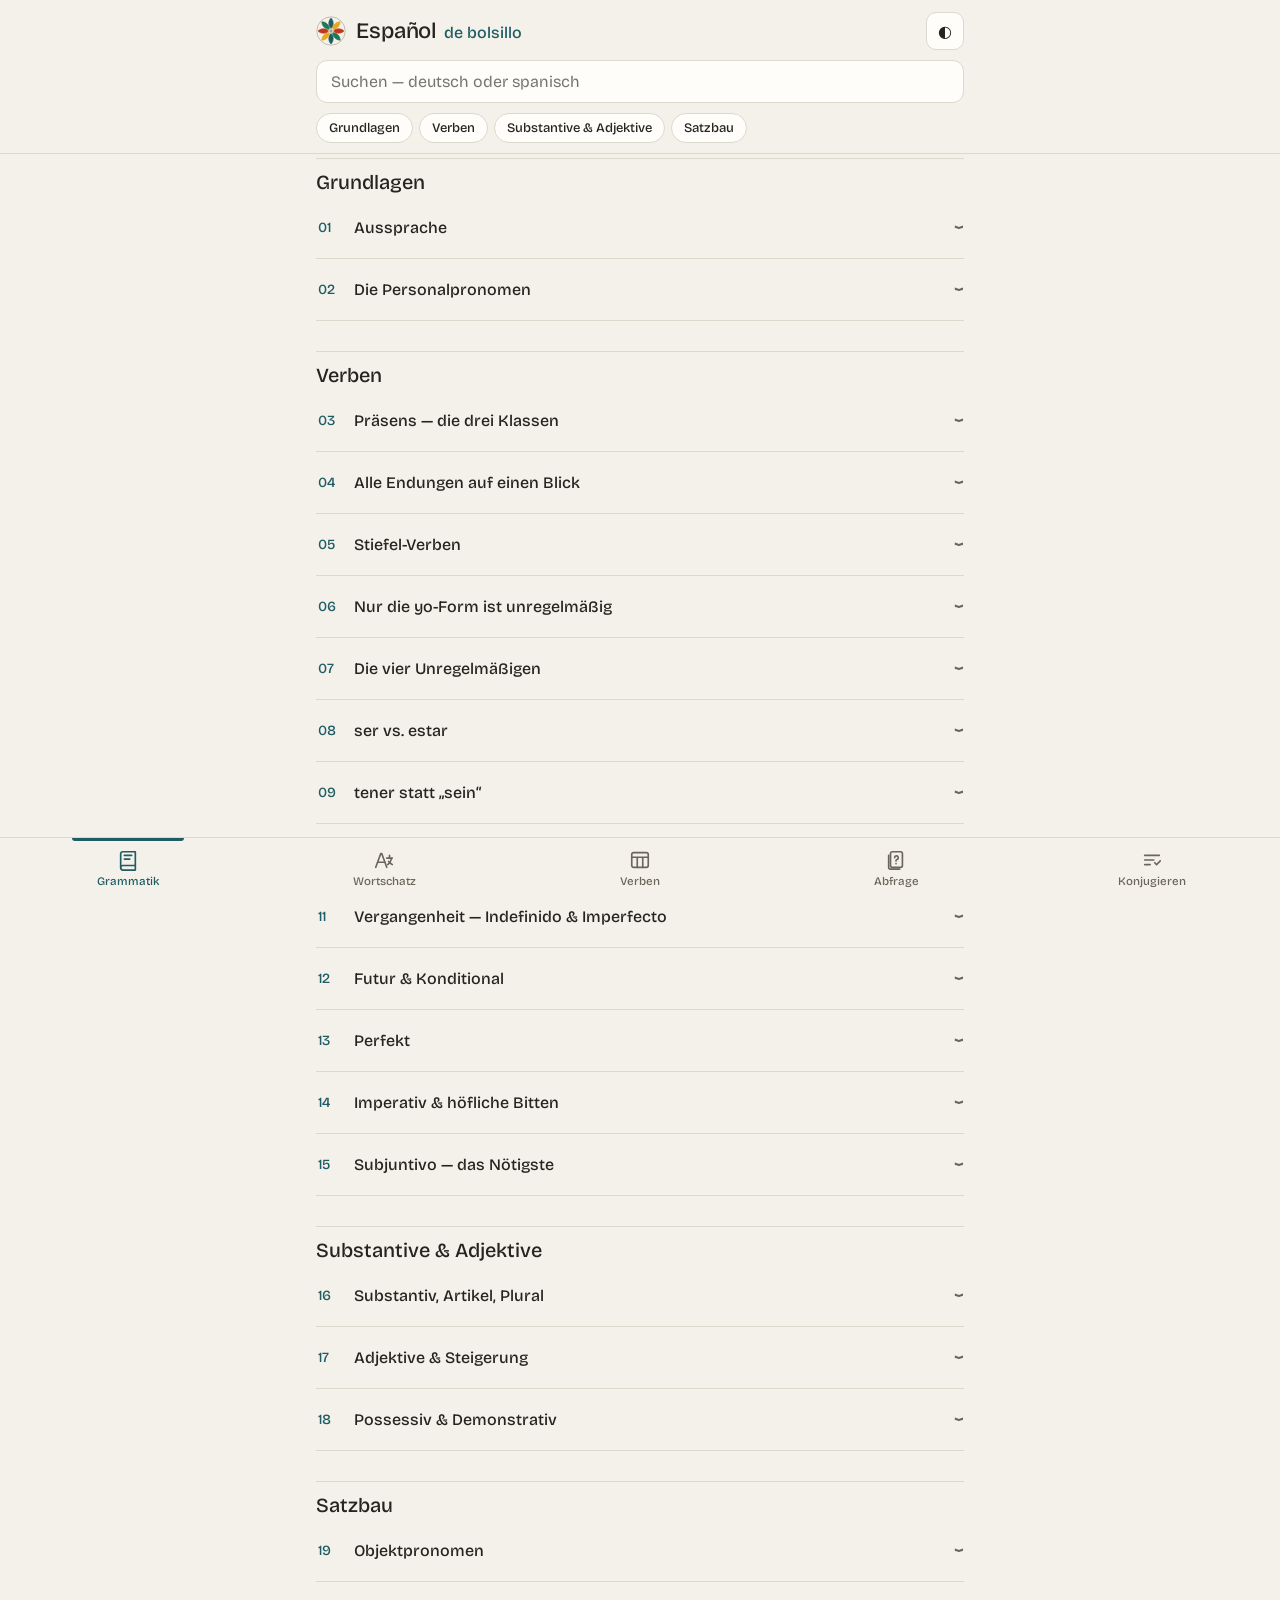
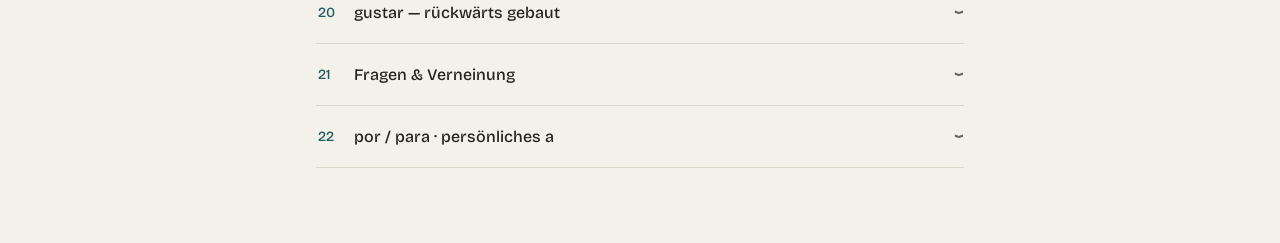
<file: index.html>
<!DOCTYPE html>
<html lang="de">
<head>
<meta charset="utf-8">
<meta name="viewport" content="width=device-width, initial-scale=1, viewport-fit=cover">
<title>Español de bolsillo</title>
<link rel="manifest" href="manifest.webmanifest">
<meta name="theme-color" content="#1F2E31">
<meta name="apple-mobile-web-app-capable" content="yes">
<meta name="apple-mobile-web-app-status-bar-style" content="black-translucent">
<meta name="apple-mobile-web-app-title" content="Español">
<link rel="apple-touch-icon" href="icon-180.png">
<link rel="stylesheet" href="style.css">
</head>
<body>

<header>
  <div class="wrap">
    <div class="brandrow">
      <span class="mark" id="brandmark"></span>
      <div class="brand">Español <span>de bolsillo</span></div>
      <button class="iconbtn" id="theme" aria-label="Hell/Dunkel umschalten">◐</button>
    </div>
    <div class="searchrow">
      <input type="search" id="q" placeholder="Suchen — deutsch oder spanisch" autocomplete="off" autocorrect="off" spellcheck="false">
      <button id="clear" aria-label="Suche löschen">✕</button>
    </div>
    <div class="jump" id="jump"></div>
  </div>
</header>

<main class="wrap">
  <p class="ttshint" id="ttshint" hidden>Spanische Wörter und Sätze antippen, um sie zu hören.</p>
  <div id="ref"></div>
  <div id="quiz">

    <section class="screen" id="pick">
      <div class="who">
        <button class="whobtn" id="whoBtn"><span class="ava" id="whoAva"></span><span><b id="whoName"></b><small id="whoSub"></small></span></button>
        <div class="peers" id="peers"></div>
      </div>
      <div class="whopanel" id="whoPanel" hidden>
        <div id="whoList"></div>
        <div class="btnrow"><button class="act" id="whoAdd">+ Profil</button><button class="act" id="whoRen">Umbenennen</button><button class="act warn" id="whoDel">Löschen</button></div>
        <p class="shint">Jedes Profil hat eigenen Lernstand, eigene Serie und eigene Einstellungen. Grammatik, Wortschatz und Verbtabellen sind für alle gleich.</p>
      </div>
      <div class="levels" id="levels"></div>
      <div class="lvhint" id="lvhint" hidden><span id="lvhintT"></span><button id="lvhintB"></button></div>
      <div class="hero">
        <div class="kpis">
          <div class="kpi due"><b id="kDue">0</b><span>fällig</span></div>
          <div class="kpi"><b id="kNew">0</b><span>neu für heute</span></div>
          <div class="kpi streak"><b><span class="kflame" id="kFlame"><svg viewBox="0 0 64 80" aria-hidden="true"><defs>
<linearGradient id="kf1" x1="0" y1="1" x2="0" y2="0"><stop offset="0" stop-color="#E4572E"/><stop offset=".55" stop-color="#F28C28"/><stop offset="1" stop-color="#FFC247"/></linearGradient>
<linearGradient id="kf2" x1="0" y1="1" x2="0" y2="0"><stop offset="0" stop-color="#FFB02E"/><stop offset="1" stop-color="#FFF1A8"/></linearGradient></defs>
<path class="fo" fill="url(#kf1)" d="M32 2c3 12 16 20 20 33 5 16-5 38-20 43C17 73 7 58 10 43c2-10 9-15 12-24 2 7 6 10 8 12 3-10 0-19 2-29z"/>
<path class="fi" fill="url(#kf2)" d="M32 36c2 7 10 12 11 20 2 10-4 19-11 20-7-1-13-9-11-18 1-6 6-8 7-13 2 3 3 5 4 5 1-5-1-9 0-14z"/></svg></span><span id="kStreak">0</span></b><span id="kStreakL">Tage in Folge</span></div>
        </div>
        <button class="today" id="todayBtn"></button>
        <div class="goal"><div class="track"><div class="fill" id="goalFill"></div></div><span id="goalTxt"></span></div>
        <p class="plannote" id="planNote" hidden></p>
        <p class="pathinfo" id="pathInfo" hidden></p>
        <div class="sbar" id="ovbar"></div>
        <div class="legend2">
          <span><i style="background:var(--rule)"></i>Neu</span>
          <span><i style="background:var(--saf)"></i>Lernphase</span>
          <span><i style="background:var(--pri)"></i>Gefestigt</span>
          <span><i style="background:var(--ok)"></i>Sicher</span>
          <span style="margin-left:auto" id="ovleft"></span>
        </div>
        <div class="week" id="week"></div>
        <div class="forecast"><span>Morgen fällig: <b id="fc1">0</b></span><span>Nächste 7 Tage: <b id="fc7">0</b></span></div>
      </div>
      <details class="statsd" id="stats">
        <summary><svg viewBox="0 0 24 24" aria-hidden="true"><path d="M4 20V10M10 20V4M16 20v-7M22 20H2"/></svg>Lernstatistik</summary>
        <div class="sbody" id="statsBody"></div>
      </details>
      <details class="settings">
        <summary><svg viewBox="0 0 24 24" aria-hidden="true"><path d="M4 6h10M18 6h2M4 12h2M10 12h10M4 18h12M20 18h0"/><circle cx="16" cy="6" r="2"/><circle cx="8" cy="12" r="2"/><circle cx="18" cy="18" r="2"/></svg>Einstellungen</summary>
        <div class="setrow"><span class="seglabel">Karten pro Runde</span>
          <div class="seg" id="seg"><button data-n="5">5</button><button data-n="10">10</button><button data-n="20">20</button></div></div>
        <div class="setrow"><span class="seglabel">Lernzeit pro Tag</span>
          <div class="seg" id="segmin"><button data-n="5">5</button><button data-n="10">10</button><button data-n="15">15</button><button data-n="20">20</button><button data-n="30">30</button></div></div>
        <div class="setrow"><span class="seglabel">Neue Karten höchstens</span>
          <div class="seg" id="segnew"><button data-n="0">0</button><button data-n="5">5</button><button data-n="10">10</button><button data-n="20">20</button></div></div>
        <p class="shint" id="planHint"></p>
        <div class="setrow"><span class="seglabel">Reihenfolge Neues</span>
          <div class="seg" id="segord"><button data-o="path">Lernpfad</button><button data-o="mix">Gemischt</button></div></div>
        <p class="shint" id="ordHint"></p>
        <div class="setrow"><span class="seglabel">Zielretention</span>
          <div class="seg" id="segret"><button data-r="0.85">85%</button><button data-r="0.9">90%</button><button data-r="0.95">95%</button></div></div>
        <p class="shint" id="retHint"></p>
        <div class="store" id="optBox">
          <h4>Abstände an dich anpassen</h4>
          <div class="strow"><span>Planung mit</span><span id="optStat">–</span></div>
          <p class="shint" id="optHint"></p>
          <label class="toggle">Automatisch neu berechnen <input type="checkbox" id="optAuto" switch></label>
          <div class="btnrow"><button class="act" id="optNow">Jetzt berechnen</button><button class="act" id="optDef">Standardwerte</button></div>
          <p class="shint" id="optMsg" hidden></p>
          <details class="optman"><summary>Parameter von Hand</summary>
            <textarea id="optW" rows="4" spellcheck="false" autocapitalize="off" autocomplete="off"></textarea>
            <button class="act" id="optSet" style="width:100%">Übernehmen</button>
          </details>
        </div>
        <div class="store" id="skipBox">
          <div class="strow"><span>Ausgeblendete Karten</span><span id="skipN">keine</span></div>
          <p class="shint">Karten, bei denen du in der Abfrage „Brauche ich nicht“ gewählt hast. Sie kommen nicht mehr dran und zählen nirgends mit; ihr Lernstand bleibt erhalten.</p>
          <details class="optman" id="skipList" hidden><summary>Anzeigen und zurückholen</summary><ul class="skiplist" id="skipUl"></ul></details>
        </div>
        <div class="setrow"><span class="seglabel">Abfragerichtung</span>
          <div class="seg" id="segdir"><button data-d="auto">Auto</button><button data-d="es">→ ES</button><button data-d="de">→ DE</button><button data-d="mix">Mix</button></div></div>
        <p class="shint" id="dirHint"></p>
        <div class="setrow"><span class="seglabel">Beispielsätze</span>
          <div class="seg" id="segex"><button data-x="word">Aus</button><button data-x="show">Zeigen</button><button data-x="cloze">Im Satz</button></div></div>
        <p class="shint" id="exHint"></p>
        <div class="setrow"><span class="seglabel">Tippen</span>
          <div class="seg" id="segtip"><button data-t="off">Aus</button><button data-t="rare">Selten</button><button data-t="often">Öfter</button></div></div>
        <p class="shint" id="tipHint"></p>
        <div class="store" id="ttsBox" style="margin-top:4px">
          <div class="strow"><span>Sprachausgabe</span><span id="ttsStat">–</span></div>
          <button class="act" id="ttsTest" style="width:100%">Aussprache testen</button>
          <p class="shint">Kein Ton? 1. Stummschalter an der Seite des iPhones — die Sprachausgabe folgt ihm. 2. Lautstärke hoch. 3. Unter Einstellungen → Bedienungshilfen → Gesprochene Inhalte → Stimmen → Spanisch eine Stimme laden.</p>
        </div>
        <label class="toggle" id="autoRow">Spanisch automatisch vorlesen <input type="checkbox" id="autoSpeak" switch></label>
        <div class="store">
          <h4>Speichern</h4>
          <div class="strow"><span>Gerätespeicher</span><span id="stPersist">–</span></div>
          <div class="strow"><span>Cloud-Sync</span><span id="syStat">aus</span></div>
          <div id="syOffBox">
            <input type="password" id="syToken" placeholder="GitHub-Token mit Gist-Recht" autocomplete="off">
            <button class="act pri" id="syConnect" style="width:100%">Mit GitHub verbinden</button>
            <p class="shint">Legt ein geheimes Gist „espanol-lernstand.json" an und gleicht danach automatisch ab — beim Öffnen und nach jeder Runde. Auf einem zweiten Gerät denselben Token eingeben.</p>
          </div>
          <div id="syChoose" hidden></div>
          <div id="syOnBox" hidden>
            <div class="btnrow"><button class="act" id="syNow">Jetzt abgleichen</button><button class="act warn" id="syOff">Trennen</button></div>
          </div>
          <div id="diagBox" hidden>
            <div class="strow" style="margin-top:10px"><span>Lernpartner in der Cloud</span><span id="diagN"></span></div>
            <div id="diagList"></div>
          </div>
          <div class="strow" style="margin-top:10px"><span>Wiederherstellungspunkte</span><span id="snapN"></span></div>
          <select id="snapSel"></select>
          <button class="act" id="snapGo" style="width:100%">Auf diesen Stand zurücksetzen</button>
        </div>
        <p class="ver" id="verInfo"></p>
        <div class="backup">
          <div class="bkinfo"><b>Lernstand als Datei</b><span id="bkLast"></span></div>
          <div class="btnrow"><button class="act" id="bkOut">Sichern</button><button class="act" id="bkIn">Wiederherstellen</button></div>
          <button class="act" id="logOut" style="width:100%;margin-top:8px">Abfrageprotokoll exportieren (CSV)</button>
          <input type="file" id="bkFile" accept="application/json,.json" hidden>
          <p class="bkmsg" id="bkMsg" hidden></p>
        </div>
      </details>
      <div id="weakslot"></div>
      <div class="kindseg" id="kindseg"></div>
      <div id="decklist"></div>
    </section>

    <section class="screen" id="play" hidden>
      <div class="playtop">
        <button class="back" id="back">‹ Themen</button>
        <div class="pdeck" id="pdeck"></div>
      </div>
      <div class="qtop">
        <div class="track"><div class="fill" id="fill"></div></div>
        <div class="qcount" id="qcount"></div>
      </div>
      <div class="qcard" id="card">
        <div class="chips">
          <span class="qchip" id="qchip"></span>
          <span class="qchip stagechip" id="qstage"></span>
          <span class="qchip redo" id="qredo" hidden>Wiederholung</span>
          <span class="qchip leech" id="qleech" hidden>Problemkarte</span>
          <button class="spk" id="qspk" aria-label="Anhören" hidden><svg viewBox="0 0 24 24" fill="none" stroke="currentColor" stroke-width="2" stroke-linecap="round" stroke-linejoin="round"><path d="M11 5 6 9H3v6h3l5 4z"/><path d="M15.5 8.5a5 5 0 0 1 0 7M18.5 5.5a9 9 0 0 1 0 13"/></svg></button>
        </div>
        <div class="qprompt" id="qprompt"></div>
        <div class="qex qcloze" id="qpex" hidden></div>
        <div class="qtap" id="qtap">Tippen zum Aufdecken</div>
        <form class="qtip" id="qtip" hidden autocomplete="off">
          <div class="vtkeys" id="qtipkeys"><button type="button" data-ch="á">á</button><button type="button" data-ch="é">é</button><button type="button" data-ch="í">í</button><button type="button" data-ch="ó">ó</button><button type="button" data-ch="ú">ú</button><button type="button" data-ch="ñ">ñ</button><button type="button" data-ch="ü">ü</button></div>
          <input id="qtipin" type="text" lang="es" autocapitalize="off" autocorrect="off" spellcheck="false" enterkeyhint="done" aria-label="Spanische Übersetzung">
          <div class="qtipbtns"><button type="button" class="act" id="qtipno">Weiß ich nicht</button><button type="submit" class="act pri" id="qtipok">Prüfen</button></div>
        </form>
        <div class="qres" id="qres" role="status" hidden></div>
        <div class="qans" id="qans" hidden><div class="txt" id="qanstxt"></div><div class="qex" id="qaex" hidden></div></div>
      </div>
      <div class="judge" id="rowJudge" hidden>
        <button class="act warn" id="again">Nochmal<small id="iv0"></small></button>
        <button class="act mid" id="hard">Knapp<small id="iv1"></small></button>
        <button class="act pri" id="got">Saß<small id="iv2"></small></button>
      </div>
      <button class="skipbtn" id="qskip">Brauche ich nicht</button>
    </section>

    <section class="screen" id="empty" hidden>
      <div class="playtop"><button class="back" id="back2">‹ Themen</button><div class="pdeck" id="edeck"></div></div>
      <div class="emptybox"><b id="etitle"></b><p id="etext"></p></div>
      <div class="stack">
        <button class="act pri" id="extra">Zusatzrunde: weitere Wiederholungen</button>
        <button class="act" id="moreNew">Weitere neue Karten</button>
        <button class="act" id="cram">Freies Üben</button>
      </div>
    </section>

    <section class="screen" id="sum" hidden>
      <div class="sumcard">
        <div class="sumbig" id="sumbig"></div>
        <div class="sumtxt" id="sumtxt"></div>
        <div class="sumstats">
          <div><b id="sToday"></b>heute geübt</div>
          <div><b id="sRate"></b>Wiederholungen richtig</div>
          <div><b id="sLeft"></b>noch heute fällig</div>
          <div><b id="sTomorrow"></b>morgen fällig</div>
        </div>
        <ul class="sumlist" id="sumlist"></ul>
      </div>
      <div class="stack">
        <button class="act pri" id="nextround">Nächste Runde</button>
        <button class="act" id="topick">Anderes Thema</button>
      </div>
    </section>

  </div>
  <section id="vtrain" style="display:none"></section>
</main>

<div id="flame" hidden role="dialog" aria-label="Lernserie">
  <div class="fbox">
    <div class="fbig" id="fbig"><svg viewBox="0 0 64 80" aria-hidden="true"><defs>
<linearGradient id="bf1" x1="0" y1="1" x2="0" y2="0"><stop offset="0" stop-color="#E4572E"/><stop offset=".55" stop-color="#F28C28"/><stop offset="1" stop-color="#FFC247"/></linearGradient>
<linearGradient id="bf2" x1="0" y1="1" x2="0" y2="0"><stop offset="0" stop-color="#FFB02E"/><stop offset="1" stop-color="#FFF1A8"/></linearGradient></defs>
<path class="fo" fill="url(#bf1)" d="M32 2c3 12 16 20 20 33 5 16-5 38-20 43C17 73 7 58 10 43c2-10 9-15 12-24 2 7 6 10 8 12 3-10 0-19 2-29z"/>
<path class="fi" fill="url(#bf2)" d="M32 36c2 7 10 12 11 20 2 10-4 19-11 20-7-1-13-9-11-18 1-6 6-8 7-13 2 3 3 5 4 5 1-5-1-9 0-14z"/></svg></div>
    <div class="fnum" id="fnum"><span id="fn0"></span><span id="fn1"></span></div>
    <div class="flbl" id="flbl">Tage in Folge</div>
    <div class="fmsg" id="fmsg"></div>
    <div class="fweek" id="fweek"></div>
    <button class="act pri" id="fok">Weiter</button>
  </div>
</div>

<nav>
  <button data-tab="gram" aria-selected="true"><svg viewBox="0 0 24 24"><path d="M4 5.5A2.5 2.5 0 0 1 6.5 3H20v15H6.5A2.5 2.5 0 0 0 4 20.5z"/><path d="M4 20.5A2.5 2.5 0 0 0 6.5 23H20v-5"/><path d="M8 7h8M8 11h6"/></svg>Grammatik</button>
  <button data-tab="voc" aria-selected="false"><svg viewBox="0 0 24 24"><path d="M3 20 8.5 5h1L15 20"/><path d="M5.2 14.5h7.6"/><path d="M15 10h6M18 7v3M16 17c2-1.5 3.5-3.5 4-6"/><path d="M17 13.5c.8 1.3 2 2.5 4 3.5"/></svg>Wortschatz</button>
  <button data-tab="verb" aria-selected="false"><svg viewBox="0 0 24 24"><rect x="3" y="4" width="18" height="16" rx="2"/><path d="M3 9h18M9 9v11M15 9v11"/></svg>Verben</button>
  <button data-tab="quiz" aria-selected="false"><svg viewBox="0 0 24 24"><rect x="6" y="3" width="13" height="17" rx="2"/><path d="M4 7v13a2 2 0 0 0 2 2h10"/><path d="M10.5 9.5a2 2 0 1 1 2.6 1.9c-.6.2-1.1.7-1.1 1.4v.4M12 16h.01"/></svg>Abfrage</button>
  <button data-tab="vt" aria-selected="false"><svg viewBox="0 0 24 24"><path d="M4 7h16M4 12h10M4 17h6"/><path d="m15 15 2 2 4-4"/></svg>Konjugieren</button>
</nav>

<script src="content.js"></script>
<script src="examples.js"></script>
<script src="app.js"></script>
<script src="verbcore.js"></script>
<script src="tipcore.js"></script>
<script src="verbtrainer.js"></script>

</body>
</html>
</file>
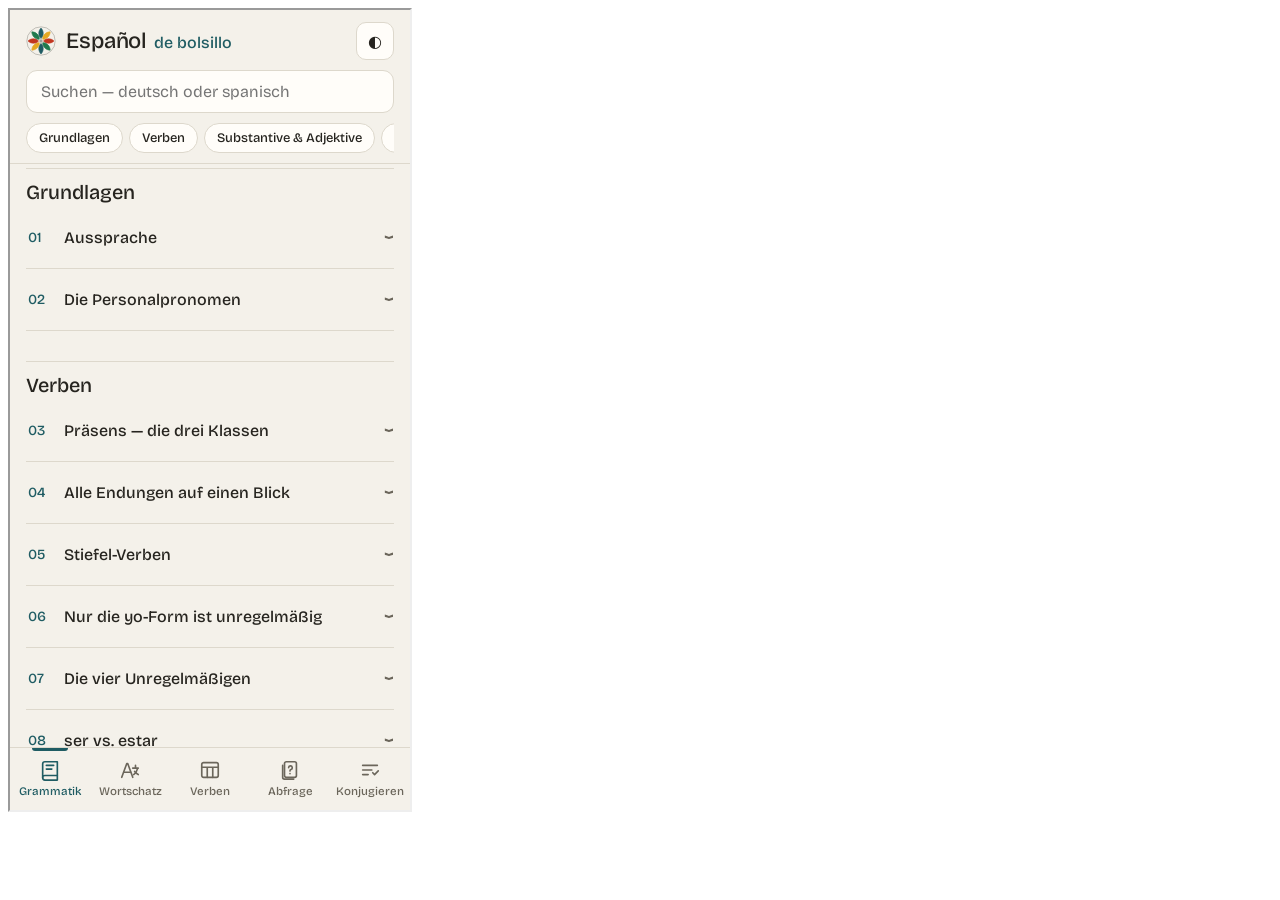
<file: tests/tipstate.html>
<!doctype html><meta charset="utf-8"><title>tipstate</title><body>
<iframe id="app" src="../index.html" style="width:400px;height:800px"></iframe>
<script src="harness.js"></script>
<script>
/* Tippkarten: Einstellung q.tip und Auswahl tipWanted */
const fr=document.getElementById('app');
fr.onload=()=>setTimeout(run,300);
function run(){
const w=fr.contentWindow, ev=c=>w.eval(c);
w.onerror=m=>t('iframe-Fehler: '+m,false);
ev("localStorage.removeItem(nsk('q.tip')); localStorage.removeItem(nsk('q.exmode')); exMode='word'; SRS.c={}");
const words=ev("allCards().filter(c=>c.key.startsWith('w:')&&tipEligible(c.it[1])).slice(0,200).map(c=>c.key)");
t('200 Wortkarten zum Probieren', words.length===200);
ev("SRS.c={}; "+JSON.stringify(words)+".forEach(k=>SRS.c[k]={b:2,due:0,l:0})");
const share=mode=>{ ev("tipMode='"+mode+"'");
  const n=words.filter(k=>ev("tipWanted(allCards().find(c=>c.key==="+JSON.stringify(k)+"),st("+JSON.stringify(k)+"),true)")).length;
  return n/words.length; };
t('aus: nie', share('off')===0);
const r=share('rare'), o=share('often');
t('selten: 15–35 % ('+r+')', r>=.15 && r<=.35);
t('öfter: 35–65 % ('+o+')', o>=.35 && o<=.65);
ev("tipMode='often'");
const pick=ev("allCards().find(c=>c.key.startsWith('w:')&&tipWanted(c,st(c.key),true)).key");
const card="allCards().find(c=>c.key==="+JSON.stringify(pick)+")";
t('stabil am selben Tag', ev("tipWanted("+card+",st("+card+".key),true)")===ev("tipWanted("+card+",st("+card+".key),true)"));
t('false bei Richtung → DE', ev("tipWanted("+card+",st("+card+".key),false)")===false);
ev("SRS.c["+JSON.stringify(pick)+"]={b:0,due:0,l:0}");
t('false bei neuer Karte (Stufe 0)', ev("tipWanted("+card+",st("+card+".key),true)")===false);
ev("SRS.c["+JSON.stringify(pick)+"]={b:2,due:0,l:0}");
t('true bei Stufe 2 (Gegenprobe)', ev("tipWanted("+card+",st("+card+".key),true)")===true);
t('false bei Satzkarte', ev("(()=>{const c=allCards().find(c=>c.key.startsWith('s:')); SRS.c[c.key]={b:2,due:0,l:0}; return Array.from({length:60},(_,i)=>tipWanted({...c,key:c.key+i},{b:2},true)).some(Boolean)})()")===false);
const slashKey=ev("(()=>{const c=allCards().find(c=>c.key.startsWith('w:')&&/\\//.test(c.it[1])); if(!c) return null; SRS.c[c.key]={b:2,due:0,l:0}; return c.key})()");
t('Wortkarte mit Schrägstrich gefunden', !!slashKey);
t('false bei Wortkarte mit Schrägstrich', ev("tipWanted(allCards().find(c=>c.key===" +JSON.stringify(slashKey)+"),{b:2},true)")===false);
const exKey=ev("(()=>{const c=allCards().find(c=>c.key.startsWith('w:')&&tipEligible(c.it[1])&&EX[c.key]&&EX[c.key].length&&tipWanted(c,{b:2},true)); return c?c.key:null})()");
t('Wortkarte mit Beispielsatz und Tippauswahl gefunden', !!exKey);
ev("exMode='cloze'");
t('Lückentext-Modus: Tippkarte, Antwort = Form aus dem spanischen Satz', ev("(()=>{const c=allCards().find(c=>c.key==="+JSON.stringify(exKey)+"); return tipWanted(c,{b:2},true)===true && tipAnswer(c)===exTarget(exPick(c)[0])})()")===true);
t('Lückentext-Modus: Wort ohne Satz-Form-Eignung (Komma/Schrägstrich) nie Tippkarte', ev("(()=>{const c=allCards().find(c=>c.key==="+JSON.stringify(exKey)+"); const E=EXD[c.key]; const old=E.slice(); EXD[c.key]=[['x [a, b] y','x [a, b] y'],['x [a, b] y','x [a, b] y']]; const r=Array.from({length:60},(_,i)=>tipWanted({...c,key:c.key},{b:2},true)); EXD[c.key]=old; return r.some(Boolean)})()")===false);
ev("exMode='word'");
t('Modus Wort: wieder Tippkarte', ev("tipWanted(allCards().find(c=>c.key===" +JSON.stringify(exKey)+"),{b:2},true)")===true);
const phr=ev("allCards().filter(c=>c.key.startsWith('w:')&&/[.!?]$/.test(c.it[1])&&c.it[1].split(' ').length>2).map(c=>c.key)");
t('ganze Sätze unter den Wortkarten gefunden ('+phr.length+')', phr.length>0);
ev("tipMode='often'; "+JSON.stringify(phr)+".forEach(k=>SRS.c[k]={b:2,due:0,l:0})");
t('ganze Sätze werden nie Tippkarten', !phr.some(k=>ev("tipWanted(allCards().find(c=>c.key==="+JSON.stringify(k)+"),{b:2},true)")));
t('loadTip ohne Wert → rare', ev("loadTip()")==='rare');
ev("store.set('q.tip','\"x\"')");
t('loadTip ungültig → rare', ev("loadTip()")==='rare');
ev("store.set('q.tip','\"constructor\"')");
t('loadTip Prototyp-Schlüssel → rare', ev("loadTip()")==='rare');
t('Hinweis nennt den Akzentschalter', ev("TIP_HINT.rare")&&ev("TIP_HINT.rare.includes('Akzente müssen stimmen')"));
t('BK_KEYS enthält q.tip', ev("BK_KEYS.includes('q.tip')"));
ev("document.querySelector('#segtip button[data-t=\"off\"]').click()");
t('Klick „Aus“ speichert', ev("localStorage.getItem(nsk('q.tip'))")==='"off"');
t('Klick „Aus“ setzt tipMode', ev("tipMode")==='off');
ev("document.querySelector('#segtip button[data-t=\"often\"]').click()");
t('Klick „Öfter“ setzt aria-pressed', ev("document.querySelector('#segtip button[data-t=\"often\"]').getAttribute('aria-pressed')")==='true');
done();
}
</script>
</file>
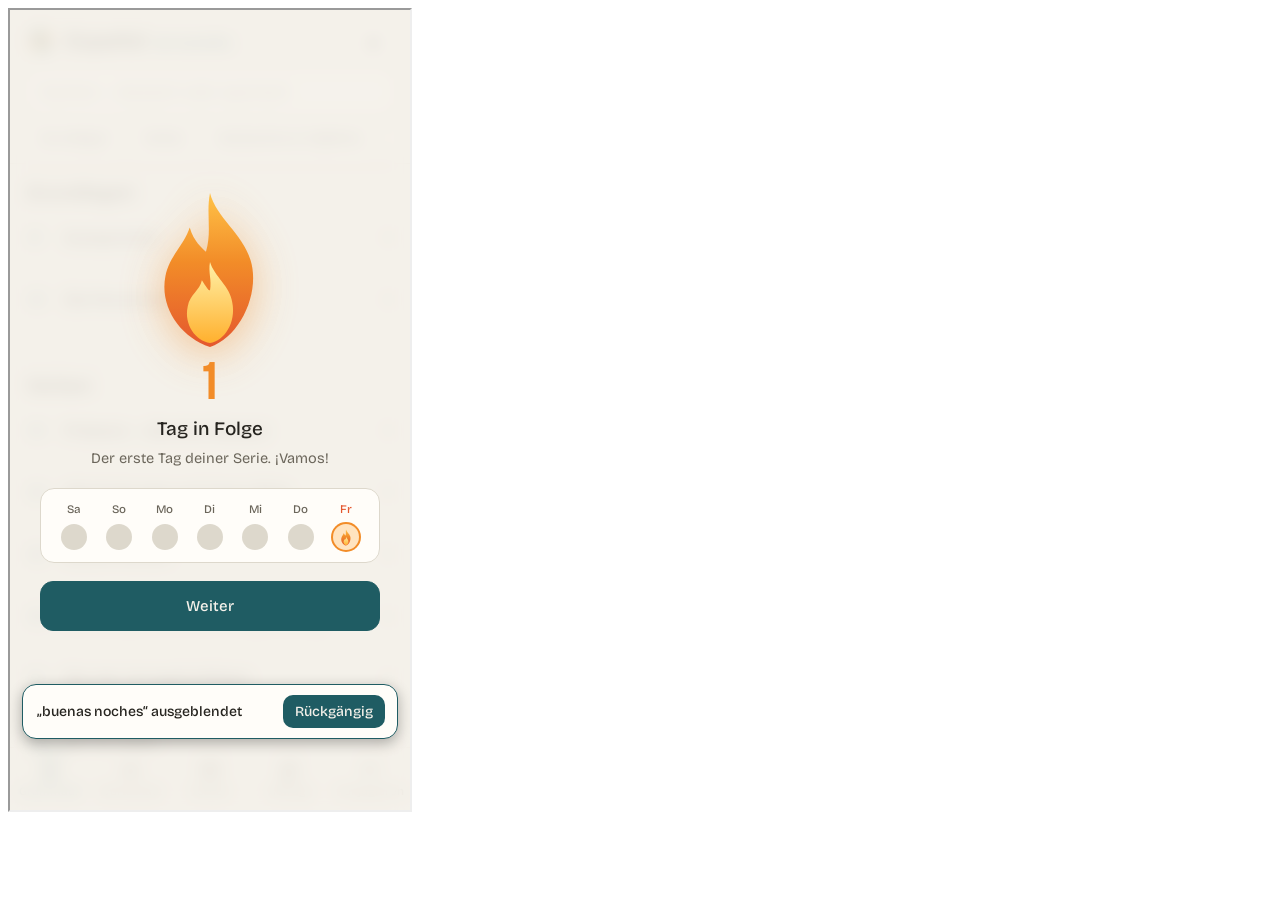
<file: tests/tipui.html>
<!doctype html><meta charset="utf-8"><title>tipui</title><body>
<iframe id="app" src="../index.html" style="width:400px;height:800px"></iframe>
<script src="harness.js"></script>
<script>
/* Tippkarten: Bedienung in der Vokabelabfrage */
const fr=document.getElementById('app');
fr.onload=()=>setTimeout(run,300);
function run(){
const w=fr.contentWindow, ev=c=>w.eval(c);
w.onerror=m=>t('iframe-Fehler: '+m,false);
const q=id=>"document.getElementById('"+id+"')";
const hid=id=>ev(q(id)+'.hidden');
const cls=(id,c)=>ev(q(id)+".classList.contains('"+c+"')");
ev("SRS.c={};SRS.hist={};localStorage.removeItem(nsk('q.log'));localStorage.removeItem(nsk('q.vbacc'));exMode='word';tipMode='often'");
const tipCards=ev("allCards().filter(c=>c.key.startsWith('w:')&&tipWanted(c,{b:2},true)).map(c=>({key:c.key,es:c.it[1]}))");
const plain=tipCards.find(c=>/^[a-z ]+$/.test(c.es)&&c.es.length>=5);
const acc=tipCards.find(c=>/[áéíóú]/.test(c.es)&&!/[ñü]/.test(c.es));
const enye=tipCards.find(c=>/ñ/.test(c.es));
t('Wortkarten für die Tests gefunden', !!plain && !!acc && !!enye);
/* eine Karte als erste der Runde zeigen (Stufe 2, fällig) */
const show=(...keys)=>{
  ev("SRS.c={};"+JSON.stringify(keys)+".forEach(k=>SRS.c[k]={b:2,due:0,l:0,s:5,d:5,r:today()-5,fr:today()-5})");
  ev("startRound('T',()=>allCards().filter(c=>"+JSON.stringify(keys)+".includes(c.key)),'normal')");
  ev("R.queue="+JSON.stringify(keys)+".map(k=>({...allCards().find(c=>c.key===k),redo:0})); R.total=R.queue.length; show('play'); nextCard()");
};
const type=(v,how)=>{ ev(q('qtipin')+".value="+JSON.stringify(v)); if(how==='no') ev(q('qtipno')+'.click()'); else ev(q('qtip')+'.requestSubmit()'); };

show(plain.key);
t('Tippkarte: Feld sichtbar', !hid('qtip'));
t('Tippkarte: „Tippen zum Aufdecken“ weg', hid('qtap'));
t('Tippkarte: Lösung verborgen', hid('qans'));
t('Tippkarte: Bewertungsleiste verborgen', hid('rowJudge'));
t('Tippkarte: c.tip gesetzt', ev("R.queue[0].tip")===true);
ev(q('qtipin')+".dispatchEvent(new MouseEvent('click',{bubbles:true}))");
t('Klick ins Feld deckt nicht auf', hid('qans'));
ev(q('card')+".click()");
t('Klick auf die Karte deckt vor dem Prüfen nicht auf', hid('qans') && hid('rowJudge'));

type(plain.es);
t('richtig: Lösung sichtbar', !hid('qans') && !hid('rowJudge'));
t('richtig: Ergebnis ok', cls('qres','ok') && !hid('qres'));
t('richtig: Vorschlag Saß', ev('R.tipSug')===2 && cls('got','sug') && !cls('again','sug') && !cls('hard','sug'));
t('richtig: Feld gesperrt', ev(q('qtipin')+'.disabled')===true && hid('qtip'));
ev(q('got')+'.click()');
t('Saß: Karte gelernt', ev('SRS.c['+JSON.stringify(plain.key)+'].r')===ev('today()'));
t('Saß: Protokoll Bewertung 3', ev('(()=>{const e=logLoad().e; return e[e.length-1][2]})()')===3);

const resTxt=()=>ev(q('qres')+'.textContent');
show(plain.key); type('zzzzzzzz');
t('falsch getippt: „Falsch“ und eigener Text', resTxt().startsWith('Falsch') && resTxt().includes('zzzzzzzz'));
t('falsch: Vorschlag Nochmal', ev('R.tipSug')===0 && cls('again','sug') && cls('qres','bad'));
ev(q('again')+'.click()');
t('Wiederholung: Tippkarte in derselben Richtung', ev('R.queue[0].redo')===1 && ev('R.queue[0].tip')===true && ev('R.queue[0].toEs')===true && ev('R.toEs')===true);
t('Wiederholung: Feld leer und aktiv', ev(q('qtipin')+'.value')==='' && ev(q('qtipin')+'.disabled')===false && !hid('qtip') && hid('qans'));
t('Wiederholung: Vorschlag zurückgesetzt', ev('R.tipSug')===null && !cls('again','sug'));

show(plain.key); type('','no');
t('„Weiß ich nicht“ → Nochmal', ev('R.tipSug')===0 && cls('again','sug'));
t('„Weiß ich nicht“: Text „Nicht gewusst“', resTxt()==='Nicht gewusst');
show(plain.key); type('   ');
t('leeres Absenden → Nochmal', ev('R.tipSug')===0 && !hid('qans'));
t('leeres Absenden: Text „Nicht gewusst“', resTxt()==='Nicht gewusst');

show(acc.key); type(acc.es.normalize('NFD').replace(/[̀-ͯ]/g,''));
const typedAcc=acc.es.normalize('NFD').replace(/[̀-ͯ]/g,'');
t('Akzent fehlt (streng) → Knapp', ev('R.tipSug')===1 && cls('hard','sug') && cls('qres','near'));
t('Fast richtig zeigt den eigenen Text', resTxt().startsWith('Fast richtig') && resTxt().includes('du: '+typedAcc));
show(plain.key); type('  '+plain.es.toUpperCase()+'  ');
t('Großschreibung und Ränder → Saß', ev('R.tipSug')===2);
show(enye.key); type(enye.es);
t('Wort mit ñ → Saß', ev('R.tipSug')===2);

show(plain.key,acc.key); type('abc');
ev(q('qskip')+'.click()');
t('Überspringen: nächste Tippkarte mit leerem Feld', ev('R.queue[0].key')===acc.key && ev(q('qtipin')+'.value')==='' && ev(q('qtipin')+'.disabled')===false && !hid('qtip'));

/* Zusatz: Bedienelemente */
show(plain.key);
t('Reihenfolge wie im Verbtrainer: „Weiß ich nicht“ vor „Prüfen“', (ev(q('qtipno')+'.compareDocumentPosition('+q('qtipok')+')')&4)===4);
t('Ergebnisfeld ist role=status', ev(q('qres')+".getAttribute('role')")==='status');
ev("(()=>{const f="+q('qtipin')+"; f.value='aa'; f.focus(); f.setSelectionRange(2,2); document.querySelector('#qtipkeys button[data-ch=\"ñ\"]').click()})()");
t('Akzenttaste fügt am Cursor ein', ev(q('qtipin')+'.value')==='aañ');
ev("(()=>{const f="+q('qtipin')+"; f.setSelectionRange(1,1); document.querySelector('#qtipkeys button[data-ch=\"á\"]').click()})()");
t('Akzenttaste mitten im Wort', ev(q('qtipin')+'.value')==='aáañ');

/* Aufdeckkarte bleibt in der Wiederholung Aufdeckkarte, auch wenn Tippen danach eingeschaltet wird */
/* Modus „Im Satz“: deutscher Satz mit markiertem Wort, getippt wird die Form aus dem spanischen Satz */
ev("exMode='cloze'; tipMode='often'");
const clz=ev("(()=>{const cs=allCards().filter(c=>c.key.startsWith('w:')&&EXD[c.key]&&tipWanted(c,{b:2},true)).map(c=>({key:c.key,es:c.it[1],tgt:exTarget(exPick(c)[0])})); return cs.find(c=>c.tgt.toLowerCase()!==c.es.toLowerCase())||cs[0]||null})()");
t('Karte für den Im-Satz-Test gefunden', !!clz);
if(clz){ show(clz.key);
  t('Im Satz: Tippfeld statt Aufdecken', !hid('qtip') && hid('qtap') && hid('qans') && ev('R.queue[0].tip')===true);
  t('Im Satz: Satz als Frage, Zielwort markiert', cls('qprompt','sent') && ev(q('qprompt')+".querySelector('mark')!==null"));
  t('Im Satz: Hinweis im Feld', ev(q('qtipin')+'.placeholder').length>0);
  type(clz.tgt);
  t('Im Satz: Form aus dem Satz = richtig', ev('R.tipSug')===2 && ev(q('qres')+'.textContent')==='Richtig');
  show(clz.key); type('zzzzzzzz');
  t('Im Satz: falsches Wort = Nochmal vorgeschlagen', ev('R.tipSug')===0 && !hid('qans')); }
ev("exMode='word'");

ev("tipMode='off'"); show(plain.key);
ev(q('card')+'.click()');
t('Aufdeckkarte: aufgedeckt', !hid('qans') && !hid('rowJudge'));
ev("tipMode='often'");
ev(q('again')+'.click()');
t('Wiederholung der Aufdeckkarte bleibt Aufdeckkarte', ev('R.queue[0].redo')===1 && ev('R.queue[0].tip')===false && !hid('qtap') && hid('qtip'));

/* Beispielmodus „Zeigen“ mit Tippkarte: Satz erscheint nach dem Prüfen */
const exCard=tipCards.find(c=>ev("!!EXD["+JSON.stringify(c.key)+"]"));
ev("exMode='show'; tipMode='often'");
if(exCard){ show(exCard.key); type(exCard.es);
  t('Zeigen: Tippkarte, nach dem Prüfen Satz sichtbar', ev('R.tipSug')===2 && !hid('qaex') && ev(q('qaex')+'.textContent.length')>0); }
t('Karte mit Beispielsatz für den Zeigen-Test gefunden', !!exCard);
ev("exMode='word'");

ev("tipMode='off'"); show(plain.key);
t('Tippen aus: normale Karte', !hid('qtap') && hid('qtip') && ev('R.queue[0].tip')===false);
/* Synonyme (SYN): Alternativwort zählt als richtig, beim Aufdecken steht „Auch richtig“ */
const showTip=(k,mode)=>{
  ev("dirMode='es';exMode="+JSON.stringify(mode)+";SRS.c={};SRS.c["+JSON.stringify(k)+"]={b:2,due:0,l:0,s:5,d:5,r:today()-5,fr:today()-5}");
  ev("startRound('T',()=>allCards().filter(c=>c.key==="+JSON.stringify(k)+"),'normal')");
  ev("R.queue=[{...allCards().find(c=>c.key==="+JSON.stringify(k)+"),redo:0,tip:true}]; R.total=1; show('play'); nextCard()");
};
showTip('w:entonces','word'); type('pues');
t('Synonym: Ergebnis „Auch richtig“ mit Sollwort', resTxt()==='Auch richtig — gesucht war: entonces' && cls('qres','ok'));
t('Synonym: Vorschlag Saß', ev('R.tipSug')===2 && cls('got','sug'));
t('Synonym: Zeile „Auch richtig: pues“ in der Lösung', ev(q('qaex')+'.textContent').includes('Auch richtig: pues') && !hid('qaex'));
showTip('w:entonces','word'); type('o sea');
t('Nicht-Synonym: weiter falsch', ev('R.tipSug')===0);
showTip('w:con permiso','word');
t('ohne Gruppe: keine Zeile „Auch richtig“', !ev(q('qaex')+'.textContent').includes('Auch richtig'));
ev("dirMode='auto';exMode='word'");
done();
}
</script>
</file>
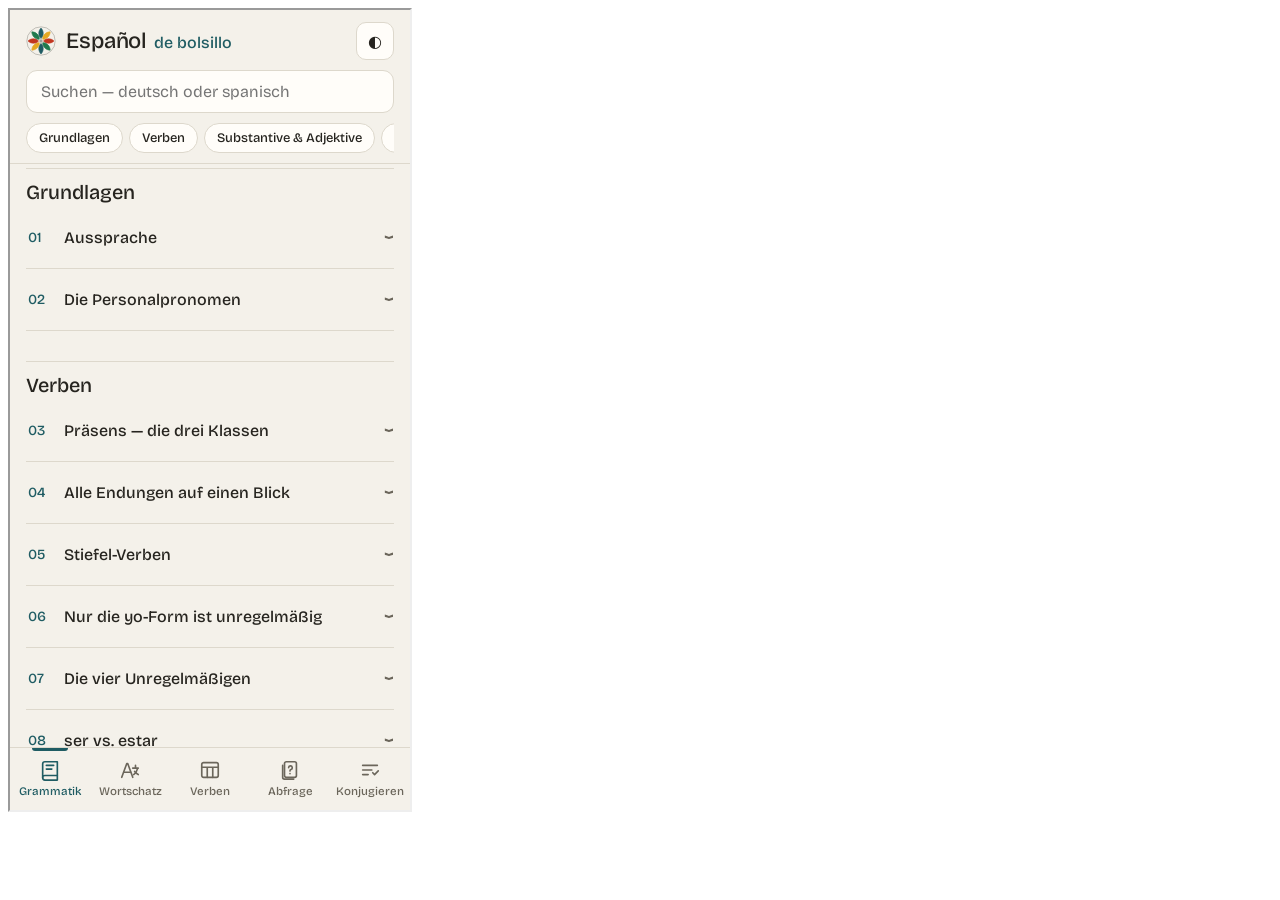
<file: tests/verbregress.html>
<!doctype html><meta charset="utf-8"><title>verbregress</title><body>
<iframe id="app" src="../index.html" style="width:400px;height:800px"></iframe>
<script src="harness.js"></script>
<script>
/* Vokabelabfrage unverändert, Verbkarten überstehen Neuladen, Vokabeln laufen neben Verbkarten */
const fr=document.getElementById('app'); let stage=0;
fr.onload=()=>setTimeout(()=>{ stage===0 ? first() : second(); },300);
function first(){
  const w=fr.contentWindow, ev=c=>w.eval(c);
  w.onerror=m=>t('iframe-Fehler: '+m,false);
  ev('SRS.c={};SRS.hist={};delete SRS.vnw');
  ev('vtGrade(vtCards()[0],[],false)');                     // eine Verbkarte lernen
  ev("startRound('Test',()=>allCards().slice(0,3),'normal')");
  ev('grade(2)');                                          // eine Vokabel beantworten (Saß)
  t('Vokabel: day.n=1', ev('SRS.day.n')===1);
  t('Vokabel: Karte im Lernstand', ev('Object.keys(SRS.c).filter(k=>!k.startsWith("vb:")).length')===1);
  t('Vokabel: im Protokoll', ev('logLoad().e.length')===1);
  t('Verbkarte weiter da', ev('!!SRS.c["vb:ser:pres"]'));
  t('hist = Vokabel + Verb', ev('SRS.hist[today()]')===2);
  t('Plan der Vokabeln ohne Verbkarten', ev('plan(allCards()).due.every(c=>!c.key.startsWith("vb:"))'));
  stage=1; fr.contentWindow.location.reload();
}
function second(){
  const w=fr.contentWindow, ev=c=>w.eval(c);
  t('Neuladen: Verbkarte bleibt', ev('!!SRS.c["vb:ser:pres"] && SRS.c["vb:ser:pres"].b>0'));
  t('Neuladen: SRS.vnw bleibt', ev('SRS.vnw && SRS.vnw.n===1'));
  t('Neuladen: Vokabel bleibt', ev('Object.keys(SRS.c).filter(k=>!k.startsWith("vb:")).length')===1);
  t('Sicherung enthält Verbkarten', ev('JSON.stringify(SRS).includes("vb:ser:pres")'));
  done();
}
</script>
</file>
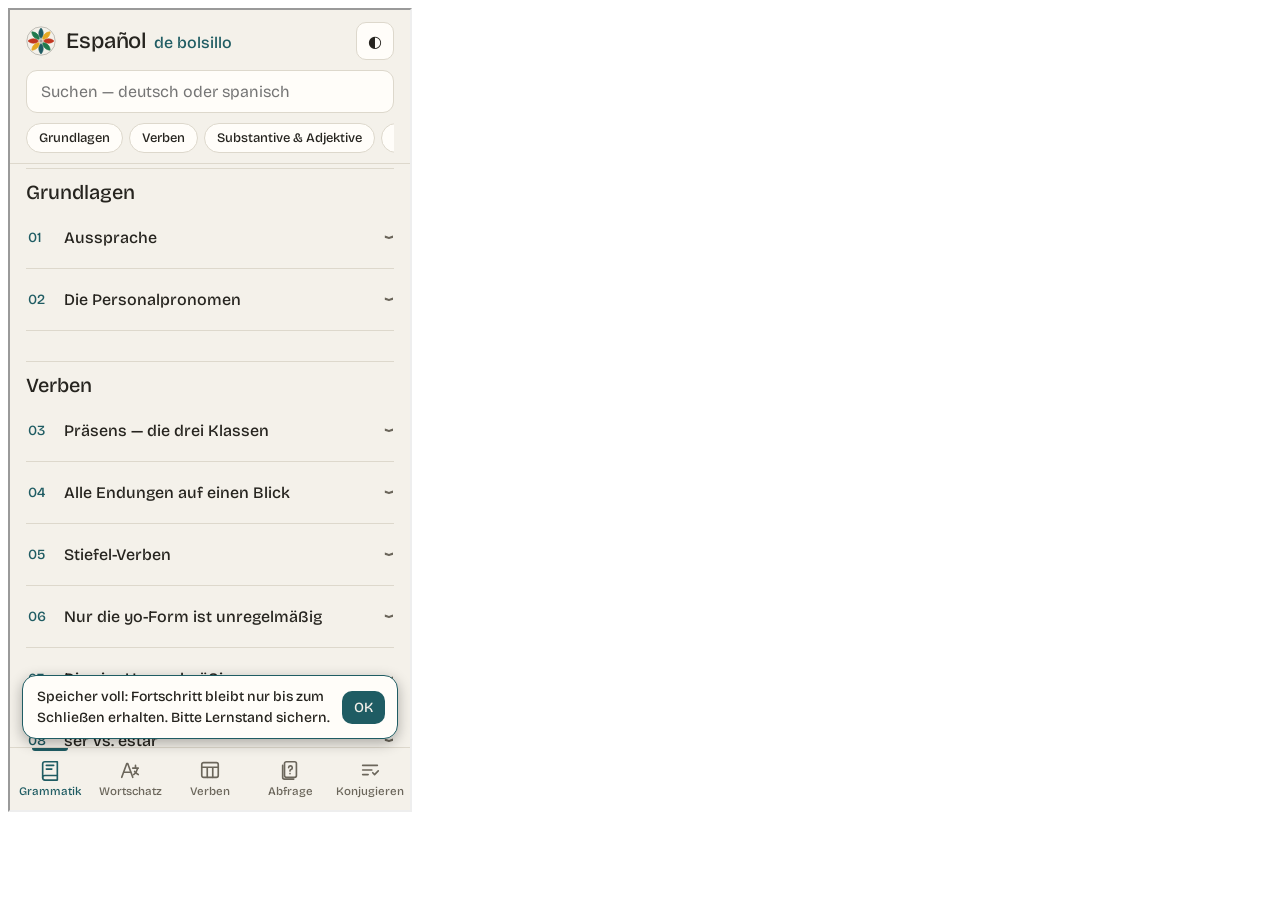
<file: tests/verbstate.html>
<!doctype html><meta charset="utf-8"><title>verbstate</title><body>
<iframe id="app" src="../index.html" style="width:400px;height:800px"></iframe>
<script src="harness.js"></script>
<script>
const fr=document.getElementById('app');
fr.onload=()=>setTimeout(run,300);
async function run(){
const w=fr.contentWindow, ev=c=>w.eval(c), j=c=>JSON.parse(w.eval('JSON.stringify('+c+')'));
const reset=()=>ev(`SRS.c={'vb:seed:pres':{b:1,due:99999,l:0,s:5,d:5,r:1,fr:1}};SRS.hist={};delete SRS.vnw;delete SRS.snapDay;
  ['q.vbforms','q.vbsize','q.vbnew','q.vbacc','q.snaps','q.log'].forEach(k=>localStorage.removeItem(nsk(k)))`);
const all6=[0,1,2,3,4,5];
reset();
t('Defaults', JSON.stringify(j('vtSettings()'))==='{"forms":["pres","ind","imp"],"size":5,"newPerDay":2,"strict":true}');
ev("SRS.c={}");
t('leer: nichts fällig', j('vtPlan().due').length===0);
t('leer: 138 neue', j('vtPlan().fresh').length===138);
t('leer: newLeft 2', ev('vtPlan().newLeft')===2);
t('leer: Runde', JSON.stringify(j('vtBuildRound().map(c=>c.key)'))==='["vb:ser:pres","vb:estar:pres"]');

reset();
const before=JSON.stringify(j('({ok:SRS.ok,rn:SRS.rn,rok:SRS.rok,pace:SRS.pace,day:SRS.day})'));
const t0=ev('today()');
const r1=j('vtGrade(vtCards()[0],[],false)');
t('Grade: G=3', r1.G===3 && r1.days>0);
const c1=j('SRS.c["vb:ser:pres"]');
t('Grade: Karte gesetzt', c1.b>0 && c1.s>0 && c1.due>t0);
t('Grade: hist', ev('SRS.hist[today()]')===1);
t('Grade: vnw', JSON.stringify(j('SRS.vnw'))===JSON.stringify({d:t0,n:1}));
t('Grade: kein q.log', ev('localStorage.getItem(nsk("q.log"))')===null);
t('Grade: Snapshot', j('loadJ("q.snaps",[])').length>=1 && ev('SRS.snapDay')===t0);
t('Grade: Vokabeln unberührt', before===JSON.stringify(j('({ok:SRS.ok,rn:SRS.rn,rok:SRS.rok,pace:SRS.pace,day:SRS.day})')));
t('Grade: Karte nicht in allCards', ev('allCards().some(c=>c.key.startsWith("vb:"))')===false);

const r2=j('vtGrade(vtCards()[1],[0,1,2,3,4,5],false)');
t('Alle falsch: G=1', r2.G===1 && r2.days===0);
const c2=j('SRS.c["vb:estar:pres"]');
t('Alle falsch: due heute, l=1', c2.due===t0 && c2.l===1);
j('vtGrade(vtCards()[1],[],true)');
t('Redo: hist gleich', ev('SRS.hist[today()]')===2);
t('Redo: vnw gleich', ev('SRS.vnw.n')===2);
t('Redo: l gleich', ev('SRS.c["vb:estar:pres"].l')===1);

t('Limit: newLeft 0', ev('vtNewLeft()')===0);
t('Limit: keine neue Karte in Runde', j('vtBuildRound()').every(c=>ev('st("'+c.key+'").b')>0));
ev('SRS.vnw.d=today()-1');
t('Limit: neuer Tag', ev('vtNewLeft()')===2);

reset();
ev('SRS.c["vb:ser:pres"]={b:3,due:today(),l:0,s:10,d:5,r:today()-10,fr:today()-10}');
t('Fällig: in due', j('vtPlan().due').some(c=>c.key==='vb:ser:pres'));
ev('vtSave("vbforms",["ind"])');
t('Form aus: fehlt', !j('vtPlan().due').some(c=>c.key==='vb:ser:pres'));
ev('vtSave("vbforms",["pres","ind","imp"])');
t('Form an: zurück', j('vtPlan().due').some(c=>c.key==='vb:ser:pres'));
ev('vtSave("vbforms",[])');
t('Alle Formen aus', j('vtPlan().due').length===0 && j('vtPlan().fresh').length===0 && j('vtBuildRound()').length===0);

reset();
ev('SRS=JSON.parse(JSON.stringify(SRS))');
ev('vtGrade(vtCards()[2],[],false)');
t('SRS ersetzt: neuer Stand beschrieben', ev('!!SRS.c["vb:haber:pres"]'));

reset();
ev('SRS.hist[today()-400]=7; SRS.ok=SRS.ok||{}; SRS.ok[today()-400]=5');
j('vtGrade(vtCards()[0],[],false)');
t('hist älter als ein Jahr wird gekürzt', ev('SRS.hist[today()-400]')===undefined && ev('SRS.ok[today()-400]')===undefined);

t('merge: größeres n', ev('(()=>{const T={c:{},vnw:{d:5,n:1}};mergeInto(T,{c:{},vnw:{d:5,n:2}});return T.vnw.n})()')===2);
t('merge: älterer Tag ignoriert', ev('(()=>{const T={c:{},vnw:{d:5,n:1}};mergeInto(T,{c:{},vnw:{d:4,n:9}});return T.vnw.n+"/"+T.vnw.d})()')==='1/5');
t('merge: späterer Tag', ev('(()=>{const T={c:{},vnw:{d:5,n:1}};mergeInto(T,{c:{},vnw:{d:6,n:1}});return T.vnw.d})()')===6);
t('merge: ohne vnw', ev('(()=>{const T={c:{}};mergeInto(T,{c:{},vnw:{d:3,n:1}});return T.vnw.d})()')===3);
t('begunN ohne vb:', ev("begunN({'vb:a:b':{b:1},'x':{b:1}})")===1);
t('BK_KEYS', ev("['q.vbforms','q.vbsize','q.vbnew','q.vbacc'].every(k=>BK_KEYS.includes(k))"));

const tt=async(name,fn)=>{ try{ t(name,await fn()); }catch(e){ t(name+' ('+e.message+')',false); } };
const M=(l,r)=>JSON.parse(ev(`(()=>{const T={c:{k:${JSON.stringify(l)}}};mergeInto(T,{c:{k:${JSON.stringify(r)}}});return JSON.stringify(T.c.k)})()`));
await tt('merge: neuere Abfrage schlägt neueres u', ()=>M({s:10,r:100,u:2000},{s:1,r:90,u:3000}).s===10);
await tt('merge: neuere Abfrage vom anderen Gerät gewinnt', ()=>M({s:1,r:90,u:3000},{s:10,r:100,u:2000}).s===10);
await tt('merge: gleicher Tag, neueres u gewinnt', ()=>M({s:1,r:100,u:2000},{s:7,r:100,u:3000}).s===7);
await tt('merge: ohne r wie bisher nach u', ()=>M({s:1,u:1},{s:2,u:2}).s===2);
await tt('merge: Ausblenden am selben Tag gewinnt', ()=>M({r:100,u:2000},{r:100,u:3000,x:1}).x===1);
await tt('merge: neue Karte kommt dazu', ()=>JSON.parse(ev('(()=>{const T={c:{}};mergeInto(T,{c:{n:{s:3,r:1,u:1}}});return JSON.stringify(T.c.n)})()')).s===3);

await tt('Karten-Neuberechnung: grade() und vtGrade() wie Bausteine', ()=>ev(`(()=>{
  const t=today(), seed=()=>({b:3,due:t-2,l:1,s:10,d:5,r:t-12,fr:t-12});
  const pick=x=>JSON.stringify({s:x.s,d:x.d,b:x.b,due:x.due,l:x.l,r:x.r,fr:x.fr});
  const want=(key,G,lAdd,voc)=>{ const x0=seed(), m=fsrsNext(x0,G,t), s=+m.s.toFixed(3);
    return JSON.stringify({s,d:+m.d.toFixed(3),b:stageOfS(s),due:G===1?(voc?t+1:t):t+ivlOf(s,key,t),l:(x0.l||0)+lAdd,r:t,fr:t}); };
  const vk=allCards()[0].key; let ok=true;
  for(const g of [0,1,2]){ SRS.c[vk]=seed(); startRound('T',()=>allCards().filter(c=>c.key===vk),'normal'); grade(g);
    if(pick(SRS.c[vk])!==want(vk,g+1,g===0?1:0,true)) ok=false; }
  for(const G of [1,2,3]){ const card=vtCards()[0]; SRS.c[card.key]=seed(); vtGrade(card,G===3?[]:G===2?[0]:[0,1,2,3,4,5],false);
    if(pick(SRS.c[card.key])!==want(card.key,G,G===1?1:0)) ok=false; }
  return ok; })()`));

await tt('Problemkarte: Ausstieg nach 3 Tagen in Folge gewusst', ()=>ev(`(()=>{
  const t=today(), vk=allCards()[0].key; let ok=true;
  const run=(g,x)=>{ SRS.c[vk]=x; startRound('T',()=>allCards().filter(c=>c.key===vk),'normal'); grade(g); return SRS.c[vk]; };
  let x=run(2,{b:2,due:t,l:4,s:3,d:9.9,r:t-3,fr:t-3});
  if(x.k!==1 || !isLeech(x)) ok=false;
  x=run(1,{...x,k:2,due:t,r:t-2,fr:t-2});            // Knapp zählt als gewusst
  if(x.k!==3 || isLeech(x)) ok=false;
  x=run(0,{...x,due:t,r:t-2,fr:t-2});                // neuer Fehler: wieder Problemkarte
  if(x.k!==0 || !isLeech(x) || x.due!==t+1) ok=false;
  x=run(2,{...x,k:1,due:t,r:t,fr:t});               // am selben Tag: kein Zuwachs
  if(x.k!==1) ok=false;
  return ok; })()`));

await tt('Tagesbudget bleibt trotz Tempoänderung fest', ()=>ev(`(()=>{
  SRS.spreadDay=null; SRS.pace=10; spreadBacklog(); const B0=budgetCards();
  SRS.pace=5; const B1=budgetCards(); return B0===B1 && day().B===B0; })()`));

await tt('Eigene Werte: w[20]=0 wird abgelehnt', ()=>{ ev("$('optW').value=W_DEF.slice(0,20).join(',')+',0'; $('optSet').click()"); return ev('SRS.w')===undefined; });
await tt('Eigene Werte: gültige Liste wird übernommen', ()=>{ ev("$('optW').value=W_DEF.join(','); $('optSet').click()"); const ok=Array.isArray(ev('SRS.w')); ev('delete SRS.w'); return ok; });

await tt('Gist-Liste: alle Seiten', async()=>{
  ev("SYNC={token:'t'}"); const calls=[], orig=w.fetch;
  w.fetch=async u=>{ calls.push(u); const p=+/[?&]page=(\d+)/.exec(u)[1], n=p<3?100:30;
    return {status:200,ok:true,json:async()=>Array.from({length:n},(_,i)=>({id:'g'+p+'_'+i}))}; };
  try{ const all=await ev("ghList('/gists')"); return all.length===230 && calls.length===3; }
  finally{ w.fetch=orig; ev('SYNC=null'); }
});

await tt('Speicher voll: Hinweis genau einmal', ()=>{
  const P=w.Storage.prototype, orig=P.setItem; P.setItem=function(){ throw new Error('quota'); };
  try{ ev('store.set("q.zz","1")'); ev('store.set("q.zz","2")'); } finally{ P.setItem=orig; }
  const n=w.document.querySelectorAll('.storefull');
  return n.length===1 && /Speicher/.test(n[0].textContent);
});
done();
}
</script>
</file>
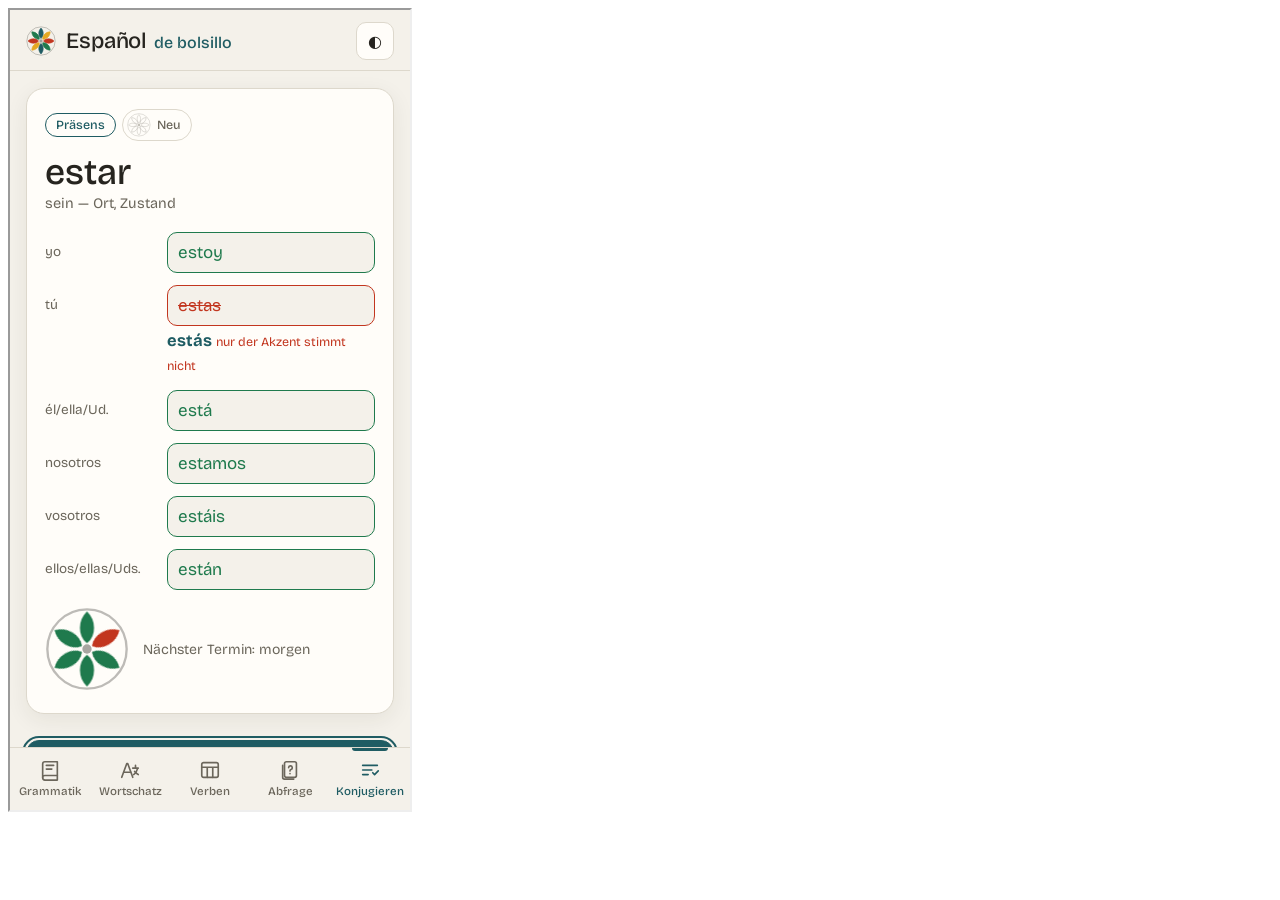
<file: tests/verbui.html>
<!doctype html><meta charset="utf-8"><title>verbui</title><body>
<iframe id="app" src="../index.html" style="width:400px;height:800px"></iframe>
<script src="harness.js"></script>
<script>
const fr=document.getElementById('app');
fr.onload=()=>setTimeout(run,300);
async function run(){
const w=fr.contentWindow, D=w.document, ev=c=>w.eval(c);
w.onerror=m=>t('iframe-Fehler: '+m,false);
const q=s=>D.querySelector(s), qa=s=>[...D.querySelectorAll(s)];
const shown=el=>!!el && w.getComputedStyle(el).display!=='none' && !el.hidden;
const type=(i,v)=>{ i.value=v; i.dispatchEvent(new w.Event('input',{bubbles:true})); };
const sleep=ms=>new Promise(r=>setTimeout(r,ms)), next=async()=>{ await sleep(450); q('#vtnext').click(); };   // „Weiter“ ist kurz nach dem Prüfen gesperrt
const fill=a=>qa('.vtrow input').forEach((i,k)=>type(i,a[k]));
ev(`SRS.c={};SRS.hist={};delete SRS.vnw;['q.vbforms','q.vbsize','q.vbnew','q.vbacc'].forEach(k=>localStorage.removeItem(nsk(k)))`);
const t0=ev('today()');

q('nav button[data-tab="vt"]').click();
t('Tab: Trainer sichtbar', shown(q('#vtrain')));
t('Tab: Sprachhinweis weg', !shown(q('#ttshint')));
t('Tab: Abfrage und Referenz weg', !shown(q('#quiz')) && !shown(q('#ref')) && !shown(q('.searchrow')));
t('Start: 2 neue', q('#vtnewn').textContent==='2');
t('Start: Knopf frei', !q('#vtstart').disabled);
t('Neun Schalter', qa('input[data-form]').length===9);
t('Drei vorgewählt', qa('input[data-form]:checked').map(i=>i.dataset.form).join()==='pres,ind,imp');
for(let el; (el=q('input[data-form]:checked')); ) el.click();           // jeder Klick zeichnet neu: jedes Mal neu abfragen
t('Alle aus: Start gesperrt', q('#vtstart').disabled && /Keine Form/.test(q('#vthint').textContent));
t('Alle aus: gespeichert', ev('localStorage.getItem(nsk("q.vbforms"))')==='[]');
['pres','ind','imp'].forEach(f=>q('input[data-form="'+f+'"]').click());
t('Wieder an: Start frei', !q('#vtstart').disabled);

let synced=0; ev("SYNC={token:'t',gist:'g',last:Date.now()}"); w.syncNow=()=>{ synced++; };
q('#vtstart').click();
t('Karte 1', q('.vtverb').textContent.trim()==='ser' && q('.vtform').textContent.trim()==='Präsens' && qa('.vtrow input').length===6);
q('#vtcheck').click();
t('Leer: alle falsch', qa('.vtrow.bad').length===6);
t('Leer: noch einmal', /heute noch einmal/.test(q('.vtnext').textContent));
q('#vtnext').click();       // sofort, wie ein zweiter Tipp
t('Doppeltipp: Ergebnis bleibt stehen', !!q('.vtnext') && q('.vtverb').textContent.trim()==='ser');
await next();

t('Karte 2', q('.vtverb').textContent.trim()==='estar');
fill(['estoy','estas','está','estamos','estáis','están']);
q('#vtcheck').click();
t('Akzent: Zeile 2 falsch mit Hinweis', qa('.vtrow')[1].classList.contains('bad') && !!qa('.vtrow')[1].querySelector('.vtacc') && qa('.vtrow.ok').length===5);
await next();

t('Wiederholung: ser, 6 Zeilen', q('.vtverb').textContent.trim()==='ser' && qa('.vtrow input').length===6);
fill(['soy','eres','es','somos','sois','son']);
q('#vtcheck').click();
t('Wiederholung: alle richtig', qa('.vtrow.ok').length===6 && /Nächster Termin/.test(q('.vtnext').textContent));
t('ser geplant', ev('SRS.c["vb:ser:pres"].due')>t0);
await next();
t('Rundenende', shown(q('#vtback')));
await sleep(2700);
t('Rundenende: Abgleich wird angestoßen', synced>=1);
ev('SYNC=null');
q('#vtback').click();
t('Heute fertig', q('#vtstart').disabled && /fertig/.test(q('#vthint').textContent));

ev('SRS.vnw.d=today()-1'); ev('vtEnter()');       // wie ein Tab-Wechsel am nächsten Tag
q('input#vtacc').click();
t('Akzente aus gespeichert', ev('localStorage.getItem(nsk("q.vbacc"))')==='false');
q('#vtstart').click();
t('Karte haber', q('.vtverb').textContent.trim()==='haber');
qa('.vtrow input')[0].focus();
q('#vtkeys button[data-ch="ó"]').click();
t('Sonderzeichen', qa('.vtrow input')[0].value.endsWith('ó'));
t('Sonderzeichenleiste klebt oben, vor den Feldern', w.getComputedStyle(q('#vtkeys')).position==='sticky' && !!(q('#vtkeys').compareDocumentPosition(q('.vtrow'))&w.Node.DOCUMENT_POSITION_FOLLOWING));
qa('.vtrow input').pop().dispatchEvent(new w.KeyboardEvent('keydown',{key:'Enter',repeat:true,bubbles:true}));
t('Enter-Wiederholung schickt nichts ab', qa('.vtrow.bad').length===0 && !!q('#vtcheck'));
fill(['he','has','ha','hemos','habeis','han']);
q('#vtcheck').click();
t('Akzente locker: alles richtig', qa('.vtrow.ok').length===6);

{ const el=D.getElementById('vtrain'); el.remove(); let err=0; w.onerror=()=>{ err++; };    // altes index.html ohne #vtrain
  q('nav button[data-tab="gram"]').click();
  w.onerror=m=>t('iframe-Fehler: '+m,false);
  t('Tab-Wechsel ohne #vtrain', err===0); D.querySelector('main').appendChild(el); }
q('nav button[data-tab="quiz"]').click();
t('Abfrage unberührt', shown(q('#quiz')) && !shown(q('#vtrain')) && ev('SRS.day.n')===0);
done();
}
</script>
</file>
<file: style.css>
/* Español de bolsillo — Gestaltung „Rueda“
   Farben aus der Carreta (bemaltes Ochsenkarrenrad, Costa Rica): Añil, Bermellón, Azafrán, Selva.
   --gold = Safran als Textfarbe (genug Kontrast), --saf = Safran als Fläche. Schrift: Bricolage Grotesque, variabel
   (Breite 75 % für Überschriften und Verben, 100 % für Text); bei Änderung der Datei in sw.js CACHE hochzählen. */
@font-face{
  font-family:"Bricolage Grotesque";font-style:normal;font-display:swap;
  font-weight:200 800;font-stretch:75% 100%;
  src:url(fonts/bricolage.woff2) format("woff2");
}
:root{
  --font:"Bricolage Grotesque",-apple-system,BlinkMacSystemFont,"Segoe UI",system-ui,sans-serif;
  --bg:#F4F1EA; --card:#FFFDF9; --ink:#26241F; --soft:#6B665B; --rule:#DDD8CC;
  --pri:#1F5C63; --gold:#8A5F00; --saf:#E5A823; --on-saf:#26241F; --alert:#C2361F; --ok:#1F7A4D;
  --shadow:0 6px 22px rgba(38,36,31,.07);
}
@media (prefers-color-scheme:dark){
  :root{--bg:#1F2E31; --card:#2A3B3F; --ink:#E9EFED; --soft:#A3B5B5; --rule:#40565A;
        --pri:#7CC4C9; --gold:#F2B83B; --saf:#E5A823; --on-saf:#1A2426; --alert:#F2745C; --ok:#4FC98B;
        --shadow:none;}
}
html[data-theme=light]{--bg:#F4F1EA;--card:#FFFDF9;--ink:#26241F;--soft:#6B665B;--rule:#DDD8CC;--pri:#1F5C63;--gold:#8A5F00;--saf:#E5A823;--on-saf:#26241F;--alert:#C2361F;--ok:#1F7A4D;--shadow:0 6px 22px rgba(38,36,31,.07)}
html[data-theme=dark]{--bg:#1F2E31;--card:#2A3B3F;--ink:#E9EFED;--soft:#A3B5B5;--rule:#40565A;--pri:#7CC4C9;--gold:#F2B83B;--saf:#E5A823;--on-saf:#1A2426;--alert:#F2745C;--ok:#4FC98B;--shadow:none}

*{box-sizing:border-box;-webkit-tap-highlight-color:transparent}
html,body{margin:0;padding:0}
body{
  background:var(--bg); color:var(--ink);
  font:16px/1.5 var(--font); font-variant-numeric:tabular-nums; -webkit-font-smoothing:antialiased;
  padding-bottom:calc(var(--nav,76px) + 12px);
  overscroll-behavior-y:contain;
}
:focus-visible{outline:2px solid var(--pri);outline-offset:2px}
.wrap{max-width:680px;margin:0 auto;padding:0 16px}

/* ---------- Kopf ---------- */
header{
  position:sticky; top:0; z-index:20; background:var(--bg);
  padding-top:calc(10px + env(safe-area-inset-top));
  border-bottom:1px solid var(--rule);
}
.brandrow{display:flex;align-items:center;gap:10px;padding:2px 0 10px}
.mark{width:30px;height:30px;flex:none;display:block}
.mark .rueda{width:100%;height:100%}
.brand{font:500 22px/1 var(--font);font-stretch:100%;letter-spacing:-.005em;flex:1}
.brand span{color:var(--pri);font-weight:500;font-stretch:100%;font-size:16px;letter-spacing:0;margin-left:2px}
.iconbtn{
  width:38px;height:38px;border:1px solid var(--rule);background:var(--card);
  border-radius:10px;color:var(--ink);font-size:16px;display:grid;place-items:center;cursor:pointer;
}
.searchrow{padding-bottom:10px;position:relative}
input[type=search]{
  width:100%;padding:11px 38px 11px 14px;font:16px var(--font);
  border:1px solid var(--rule);border-radius:11px;background:var(--card);color:var(--ink);
  -webkit-appearance:none;
}
input[type=search]:focus{outline:2px solid var(--pri);outline-offset:-1px}
#clear{
  position:absolute;right:8px;top:6px;width:30px;height:34px;border:0;background:none;
  color:var(--soft);font-size:18px;display:none;cursor:pointer
}

/* ---------- Abschnitte: Zeilen mit Linie statt Karten ---------- */
main{padding-top:14px}
.parthead{
  font:500 20px/1.1 var(--font);font-stretch:100%;color:var(--ink);
  margin:30px 0 4px;padding-top:12px;border-top:1px solid var(--rule);
}
.parthead:first-child{margin-top:4px}
details{border-bottom:1px solid var(--rule)}
summary{
  padding:14px 2px;font-weight:500;font-size:16px;cursor:pointer;
  display:flex;align-items:center;gap:12px;list-style:none;
}
summary::-webkit-details-marker{display:none}
summary::after{content:"›";margin-left:auto;color:var(--soft);font-size:22px;transform:rotate(90deg);transition:transform .15s}
details[open]>summary::after{transform:rotate(-90deg)}
details[open]>summary{color:var(--pri)}
.num{font:500 14px/1 var(--font);color:var(--pri);flex:none;min-width:1.7em}
.voc .num{color:var(--gold)}
.verb .num.inf{font:500 20px/1 var(--font);font-stretch:100%;color:var(--ink);min-width:0}
.verb[open]>summary .num.inf{color:var(--pri)}
.vsub{font-size:14px;font-weight:400;color:var(--soft)}
.body{padding:0 2px 18px;font-size:15px}
.body>*:first-child{margin-top:0}
.body p{margin:0 0 10px}

/* ---------- Inhalte ---------- */
table{width:100%;border-collapse:collapse;font-size:15px;margin:0 0 10px}
th,td{text-align:left;padding:6px 8px 6px 0;vertical-align:baseline;border-bottom:1px solid var(--rule)}
th{font-size:12.5px;font-weight:500;color:var(--soft)}
tr:last-child td{border-bottom:0}
td.de,.de{color:var(--soft)}
.mono{font-size:15px;font-weight:500}
.mono b{font-weight:500;background:linear-gradient(transparent 62%,color-mix(in srgb,var(--saf) 55%,transparent) 62%)}   /* weicht vom Muster ab */
.es{font-weight:500;color:var(--pri)}
.gloss{color:var(--soft);font-style:normal;font-weight:400}
ul.phr{list-style:none;margin:0 0 10px;padding:0}
ul.phr li{padding:7px 0;border-bottom:1px solid var(--rule)}
ul.phr li:last-child{border-bottom:0}
.words{line-height:1.9}
.words b{font-weight:500;color:var(--pri)}
.words span{color:var(--soft)}
.note{border-left:3px solid var(--alert);padding:6px 0 6px 12px;margin:12px 0 0;font-size:14px}
.note.t{border-left-color:var(--ok)}
.tag{display:block;font-size:12.5px;font-weight:500;color:var(--alert);margin-bottom:2px}
.note.t .tag{color:var(--ok)}
mark{background:var(--saf);color:var(--on-saf);border-radius:2px;padding:0 1px}

/* ---------- Abfrage ---------- */
#quiz{display:none;padding-top:2px}
.screen[hidden]{display:none}

/* Themenwahl */
.seg{display:inline-flex;border:1px solid var(--rule);border-radius:9px;overflow:hidden;background:var(--card)}
.seg button{white-space:nowrap;border:0;background:none;color:var(--soft);font:500 13.5px/1 var(--font);padding:9px 12px;cursor:pointer}
.seg button[aria-pressed=true]{background:var(--pri);color:var(--bg)}
.seglabel{font-size:12px;color:var(--soft);margin-right:6px}
.deck{
  width:100%;text-align:left;cursor:pointer;display:block;
  background:none;border:0;border-bottom:1px solid var(--rule);border-radius:0;
  padding:12px 2px 11px;margin:0;color:var(--ink);font:inherit;
}
.deck:active{background:color-mix(in srgb,var(--pri) 8%,transparent)}
.drow{display:flex;align-items:baseline;gap:8px}
.dname{font-weight:500;font-size:16px;flex:1}
.deck.hi .dname{color:var(--gold)}
.deck[disabled]{opacity:.45;cursor:default}
.dmeta{font-size:12.5px;color:var(--soft);margin-top:3px}

/* Runde */
.playtop{display:flex;align-items:center;gap:10px;margin-bottom:14px}
.back{background:none;border:0;color:var(--pri);font:500 15px var(--font);padding:6px 2px;cursor:pointer;flex:none}
.pdeck{flex:1;font-size:13px;color:var(--soft);white-space:nowrap;overflow:hidden;text-overflow:ellipsis;text-align:right}
.qtop{display:flex;align-items:center;gap:10px;margin-bottom:14px}
.track{flex:1;height:5px;background:var(--rule);border-radius:3px;overflow:hidden}
.fill{height:100%;width:0;background:var(--pri);border-radius:3px;transition:width .3s ease}
.qcount{font:500 13px/1 var(--font);color:var(--soft);flex:none}
.qcard{
  background:var(--card);border:1px solid var(--rule);border-radius:18px;
  box-shadow:var(--shadow);padding:20px 18px 22px;margin-bottom:14px;
  min-height:220px;display:flex;flex-direction:column;cursor:pointer;
}
.qcard:active{border-color:var(--pri)}
.chips{display:flex;gap:6px;flex-wrap:wrap;align-items:center}
.qchip{font:500 12.5px/1 var(--font);color:var(--pri);border:1px solid var(--pri);border-radius:20px;padding:5px 10px}
.qchip.rev{color:var(--gold);border-color:var(--gold)}
.qchip.redo{color:var(--alert);border-color:var(--alert)}
.qprompt{font:500 24px/1.2 var(--font);font-stretch:100%;padding:22px 0 8px}
.qprompt.esdir{color:var(--pri)}
.qans{margin-top:auto;padding-top:16px;border-top:1px dashed var(--rule)}
.qans[hidden]{display:none}
.qans .txt{font:500 20px/1.35 var(--font);color:var(--pri)}
.qans.dedir .txt{color:var(--ink)}
.qtap{margin-top:auto;padding-top:16px;border-top:1px dashed var(--rule);font-size:13px;color:var(--soft);text-align:center}
.qtap[hidden]{display:none}
.qtip{margin-top:auto;padding-top:16px;border-top:1px dashed var(--rule)}
.qtip[hidden]{display:none}
.qtip input{font:20px var(--font);width:100%;box-sizing:border-box;padding:11px 12px;border:1px solid var(--rule);border-radius:10px;background:var(--bg);color:var(--ink)}
.qtip input:focus{outline:2px solid var(--pri);outline-offset:-1px}
.qtipbtns{display:flex;gap:9px;margin-top:10px}
.qtipbtns button{flex:1;padding:11px 4px}
.qres{margin-top:12px;font:500 13.5px/1 var(--font)}
.qres[hidden]{display:none}
.qres.ok{color:var(--ok)}
.qres.near{color:var(--gold)}
.qres.bad{color:var(--alert)}
.btnrow{display:flex;gap:9px}
.btnrow[hidden]{display:none}
button.act{flex:1;padding:15px 10px;font:500 15px var(--font);border-radius:13px;
  border:1px solid var(--rule);background:var(--card);color:var(--ink);cursor:pointer}
button.pri{background:var(--pri);border-color:var(--pri);color:var(--bg)}
button.warn{color:var(--alert);border-color:var(--alert)}
button.act:active{transform:scale(.98);opacity:.85}
button.act:disabled{opacity:.45;cursor:default}

/* Rundenende */
.sumcard{background:var(--card);border:1px solid var(--rule);border-radius:18px;box-shadow:var(--shadow);
  padding:24px 18px;text-align:center;margin-bottom:14px}
.sumbig{font:500 44px/1 var(--font);font-stretch:100%;color:var(--pri)}
.sumbig span{font-size:26px;color:var(--soft)}
.sumtxt{font-size:14px;color:var(--soft);margin-top:8px}
.sumlist{list-style:none;margin:14px 0 0;padding:0;text-align:left}
.sumlist li{padding:7px 0;border-top:1px solid var(--rule);font-size:14.5px}
.sumlist .es{color:var(--alert)}
.stack{display:flex;flex-direction:column;gap:9px}

/* --- Wiederholungssystem --- */
.today{display:block;width:100%;text-align:left;cursor:pointer;border:0;border-radius:14px;
  background:var(--pri);color:var(--bg);padding:15px 16px;margin:0 0 12px;font:inherit}
.today:active{opacity:.9}
.today b{display:block;font-size:17px}
.today span{font-size:13px;opacity:.9}
.today[disabled]{background:none;color:var(--soft);border:1px solid var(--rule);cursor:default}
.setrow{display:flex;justify-content:space-between;align-items:center;gap:8px;margin:0 0 6px;flex-wrap:wrap}
.sbar{display:flex;height:5px;border-radius:3px;overflow:hidden;background:var(--rule)}
.sbar i{display:block;height:100%}
.sbar .s0{background:var(--rule)} .sbar .s1{background:var(--saf)} .sbar .s2{background:var(--pri)} .sbar .s3{background:var(--ok)}
.legend2{display:flex;gap:12px;flex-wrap:wrap;margin-top:8px;font-size:12px;color:var(--soft)}
.legend2 i{display:inline-block;width:9px;height:9px;border-radius:2px;margin-right:4px;vertical-align:-1px}
.duebadge{font:500 12px/1 var(--font);color:var(--bg);background:var(--pri);border-radius:10px;padding:4px 8px}
.duebadge.none{background:none;color:var(--soft);padding:4px 0}
.deck .sbar{margin-top:8px;height:3px}
button.mid{color:var(--gold);border-color:var(--gold)}
.stagechip{display:inline-flex;align-items:center;gap:6px;color:var(--soft);border-color:var(--rule);padding:3px 10px 3px 4px}
.qchip.leech{color:var(--alert);border-color:var(--alert)}
.emptybox{border:1px solid var(--rule);border-radius:18px;padding:24px 18px;text-align:center;margin-bottom:14px}
.emptybox b{display:block;font:500 19px/1.1 var(--font);font-stretch:100%;margin-bottom:6px}
.emptybox p{font-size:14px;color:var(--soft);margin:0}
.sumstats{display:grid;grid-template-columns:1fr 1fr;gap:8px;margin-top:14px;text-align:left}
.sumstats div{background:var(--bg);border-radius:10px;padding:9px 11px;font-size:12.5px;color:var(--soft)}
.sumstats b{display:block;font:500 19px/1.2 var(--font);font-stretch:100%;color:var(--ink)}

/* ---------- Bedienung ---------- */
/* Sprungmarken */
.jump{display:flex;gap:6px;overflow-x:auto;padding:0 0 10px;scrollbar-width:none;-webkit-overflow-scrolling:touch}
.jump::-webkit-scrollbar{display:none}
.jump button{flex:none;border:1px solid var(--rule);background:var(--card);color:var(--ink);
  font:500 13px var(--font);border-radius:16px;padding:6px 12px;cursor:pointer;white-space:nowrap}
.jump button:active{background:var(--pri);color:var(--bg)}
.jump[hidden]{display:none}
/* Antippen zum Anhören */
body.tts #ref .es, body.tts #ref .words b, body.tts #ref td.mono.say{cursor:pointer;text-decoration:underline dotted var(--rule);text-underline-offset:3px}
.speaking{background:color-mix(in srgb,var(--saf) 35%,transparent);border-radius:3px;transition:background .2s}
.ttshint{font-size:12.5px;color:var(--soft);margin:0 0 10px}
.ttshint[hidden]{display:none}
/* Startseite der Abfrage */
.hero{padding:6px 0 12px;margin:0 0 6px;border-bottom:1px solid var(--rule)}
.kpis{display:grid;grid-template-columns:repeat(3,1fr);gap:6px;margin-bottom:14px}
.kpi b{display:block;font:500 32px/1 var(--font);font-stretch:100%;color:var(--ink)}
.kpi span{font-size:12.5px;color:var(--soft)}
.kpi.due b{color:var(--pri)} .kpi.streak b{color:var(--gold)}
.hero .today{margin:0 0 12px;text-align:center}
.hero .today b{font-size:17px}
.week{display:flex;gap:4px;align-items:flex-end;height:30px;margin:10px 0 2px}
.week div{flex:1;display:flex;flex-direction:column;align-items:center;gap:3px;height:100%;justify-content:flex-end}
.week i{display:block;width:100%;border-radius:3px 3px 1px 1px;background:var(--pri);min-height:3px;opacity:.9}
.week i.zero{background:var(--rule)}
.week span{font-size:10px;color:var(--soft);line-height:1}
.week div.now span{color:var(--ink);font-weight:500}
.statsd,details.settings{margin:0}
.statsd summary,details.settings summary{padding:16px 2px;font:500 19px/1.1 var(--font);font-stretch:100%;color:var(--ink)}
.statsd summary svg,details.settings summary svg{width:22px;height:22px;flex:none;fill:none;stroke:var(--pri);stroke-width:1.8;stroke-linecap:round;stroke-linejoin:round}
details.settings>:not(summary){margin-left:2px;margin-right:2px}
details.settings>:last-child{margin-bottom:14px}
.statsd .sbody{padding:0 2px 14px}
.statsd h4{margin:18px 0 6px;font-size:14px;font-weight:500;color:var(--ink)}
.statsd h4 small{font-weight:400;color:var(--soft);margin-left:4px}
.st-k{display:grid;grid-template-columns:repeat(3,1fr);gap:10px 6px}
.st-k b{display:block;font:500 22px/1.1 var(--font);font-stretch:100%}
.st-k span{font-size:12px;color:var(--soft)}
.st-heat{display:grid;grid-auto-flow:column;grid-template-rows:repeat(7,1fr);gap:3px}
.st-heat i{aspect-ratio:1;border-radius:3px;background:var(--rule);display:block}
.st-heat i.f{background:none}
.st-heat i.l1{background:var(--pri);opacity:.3} .st-heat i.l2{background:var(--pri);opacity:.55}
.st-heat i.l3{background:var(--pri);opacity:.8} .st-heat i.l4{background:var(--pri)}
.st-lv{margin:8px 0 0;font-size:12.5px}
.st-lv>div:first-child{display:flex;justify-content:space-between;gap:8px;flex-wrap:wrap;color:var(--soft);margin-bottom:3px}
.st-lv b{color:var(--ink)}
.st-lv .sbar{height:7px}
.st-bars{display:flex;gap:3px;align-items:flex-end;height:84px}
.st-bars div{flex:1;display:flex;flex-direction:column;align-items:center;justify-content:flex-end;height:100%;gap:2px;min-width:0}
.st-bars i{display:block;width:100%;background:var(--pri);border-radius:3px 3px 1px 1px;min-height:2px}
.st-bars i.none{background:var(--rule)} .st-bars i.now{background:var(--saf)}
.st-bars em{font:500 10px/1 var(--font);font-style:normal;color:var(--soft)}
.st-bars span{font-size:10px;color:var(--soft);line-height:1}
.st-note{font-size:12.5px;color:var(--soft);line-height:1.45;margin:6px 0 0}
.st-note b{color:var(--ink)}
.st-g svg{display:block;width:100%;height:auto;overflow:visible}
.st-g .gb{fill:var(--pri);opacity:.35} .st-g .gc{fill:none;stroke:var(--saf);stroke-width:2}
.st-g .gs{fill:var(--saf);opacity:.14} .st-g .gt{stroke:var(--alert);stroke-width:1.5;stroke-dasharray:3 3}
.st-g .gm{stroke:var(--saf);stroke-width:1;stroke-dasharray:2 3}
.st-g text{font:10px var(--font);fill:var(--soft)}
details.settings .setrow{padding:4px 2px}
.toggle{display:flex;align-items:center;justify-content:space-between;padding:7px 2px;font-size:14px;color:var(--soft)}
.toggle input{width:42px;height:24px;accent-color:var(--pri)}
.kindseg{display:flex;background:var(--card);border:1px solid var(--rule);border-radius:11px;padding:3px;margin:14px 0 10px}
.kindseg button{flex:1;white-space:nowrap;border:0;background:none;color:var(--soft);font:500 13.5px var(--font);padding:8px 4px;border-radius:8px;cursor:pointer}
.kindseg button[aria-pressed=true]{background:var(--pri);color:var(--bg)}
.kindseg em{font-style:normal;font-weight:400;opacity:.8;font-size:12px}
.deck{padding:11px 2px 10px}
.deck .dname{font-size:15.5px}
/* Karte */
.qcard.enter{animation:cardIn .22s ease-out}
@keyframes cardIn{from{opacity:.3;transform:translateY(8px)}to{opacity:1;transform:none}}
.spk{margin-left:auto;width:38px;height:38px;border-radius:50%;border:1px solid var(--rule);background:var(--bg);
  color:var(--pri);display:grid;place-items:center;cursor:pointer;flex:none}
.spk:active{background:var(--pri);color:var(--bg)}
.spk[disabled]{opacity:.3;cursor:default}
.spk[hidden]{display:none}
.spk svg{width:18px;height:18px}
.judge{display:flex;gap:9px}
.judge[hidden]{display:none}
.judge button{flex:1;display:flex;flex-direction:column;align-items:center;gap:2px;padding:11px 4px}
.judge small{font:500 11.5px/1 var(--font);opacity:.8}
.judge button.sug{box-shadow:0 0 0 2px var(--pri)}
/* Navigation */
nav button svg{width:22px;height:22px;stroke:currentColor;fill:none;stroke-width:1.8;stroke-linecap:round;stroke-linejoin:round}
nav button{position:relative;gap:4px;padding-top:9px}
nav button[aria-selected=true]::before{content:"";position:absolute;top:0;left:28%;right:28%;height:3px;border-radius:0 0 3px 3px;background:var(--pri)}

/* ---------- Lernstufen ---------- */
.levels{display:grid;grid-template-columns:repeat(3,1fr);gap:8px;margin:0 0 12px}
.lvl{border:1px solid var(--rule);background:none;border-radius:12px;padding:10px 10px 9px;text-align:left;
  color:var(--ink);cursor:pointer;font:inherit;min-width:0}
.lvl b{display:block;font:500 16px/1.1 var(--font);font-stretch:100%;white-space:nowrap;overflow:hidden;text-overflow:ellipsis}
.lvl small{display:block;font-size:11.5px;color:var(--soft);margin-top:1px;white-space:nowrap;overflow:hidden;text-overflow:ellipsis}
.lvl .sbar{margin-top:7px;height:4px}
.lvl .lnum{display:flex;flex-direction:column;gap:3px;margin-top:6px;font:500 11px/1 var(--font);color:var(--soft)}
.lvl .lnum em{font-style:normal;color:var(--pri)}
.lvl[aria-pressed=true]{border-color:var(--pri);box-shadow:inset 0 0 0 1.5px var(--pri)}
.lvhint{display:flex;gap:10px;align-items:center;justify-content:space-between;border:1px dashed var(--gold);
  border-radius:12px;padding:9px 12px;margin:0 0 12px;font-size:13.5px}
.lvhint[hidden]{display:none}
.lvhint button{border:0;background:var(--saf);color:var(--on-saf);font:500 13px var(--font);border-radius:8px;padding:8px 11px;cursor:pointer;flex:none}
.forecast{display:flex;justify-content:space-between;font-size:12.5px;color:var(--soft);margin-top:8px;padding-top:8px;border-top:1px solid var(--rule)}
.forecast b{color:var(--ink)}
.kindseg[hidden]{display:none}

/* ---------- Sicherung ---------- */
.backup{border-top:1px solid var(--rule);margin-top:8px;padding:10px 2px 4px}
.bkinfo{display:flex;justify-content:space-between;align-items:baseline;margin-bottom:8px;font-size:14px}
.bkinfo span{color:var(--soft);font-size:12.5px}
.bkinfo span.warn{color:var(--alert)}
.backup .act{padding:10px;font-size:14px}
.bkmsg{font-size:13px;margin:8px 0 0;color:var(--ok)}
.bkmsg.err{color:var(--alert)}
details.settings.nudge summary{color:var(--alert)}

/* ---------- Speichern ---------- */
.store{border-top:1px solid var(--rule);margin-top:8px;padding:10px 2px 4px}
.store h4{margin:0 0 8px;font-size:14px}
.strow{display:flex;justify-content:space-between;align-items:baseline;gap:8px;font-size:13px;padding:3px 0}
.strow span:first-child{color:var(--soft)}
.strow .ok{color:var(--ok)} .strow .warn{color:var(--alert)}
.store input[type=password]{width:100%;padding:10px 12px;font:14px var(--font);border:1px solid var(--rule);border-radius:10px;background:var(--card);color:var(--ink);margin:6px 0}
.store select{width:100%;padding:9px 10px;font:14px var(--font);border:1px solid var(--rule);border-radius:10px;background:var(--card);color:var(--ink);margin:4px 0 6px}
.store .act{padding:10px;font-size:14px}
.store .btnrow{margin-top:4px}
.shint{font-size:12.5px;color:var(--soft);margin:6px 0 2px;line-height:1.45}
.store [hidden]{display:none!important}

/* ---------- Lernende ---------- */
.who{display:flex;align-items:center;gap:8px;margin:0 0 10px;min-height:40px}
.whobtn{display:flex;align-items:center;gap:9px;background:none;border:0;padding:3px 2px;cursor:pointer;color:var(--ink);font:inherit;text-align:left;flex:none}
.ava{width:34px;height:34px;border-radius:50%;background:var(--pri);color:var(--bg);display:grid;place-items:center;font-weight:500;font-size:15px;flex:none}
.whobtn b{display:block;font-size:15px;line-height:1.2}
.whobtn small{display:block;font-size:12px;color:var(--soft)}
.peers{display:flex;gap:6px;margin-left:auto;overflow-x:auto;scrollbar-width:none;min-width:0}
.peers::-webkit-scrollbar{display:none}
.peer{display:flex;align-items:center;gap:6px;flex:none;border:1px solid var(--rule);border-radius:20px;padding:3px 11px 3px 3px;font-size:13px;font-weight:500;white-space:nowrap;color:var(--ink)}
.peer .ava{width:26px;height:26px;font-size:12px;background:var(--saf);color:var(--on-saf)}
.peer .pf{width:13px;height:16px;display:inline-block;filter:grayscale(1) opacity(.35)}
.peer .pf.on{filter:none}
.peer .pf svg{width:100%;height:100%}
.peer b{font-size:15px;line-height:1}
.peer .pt{display:flex;flex-direction:column;line-height:1.2}
.peer small{color:var(--soft);font-size:11px;font-weight:400}
.whopanel{background:var(--card);border:1px solid var(--rule);border-radius:14px;padding:10px 12px;margin:0 0 12px;box-shadow:var(--shadow)}
.whopanel[hidden]{display:none}
.prow{display:flex;align-items:center;gap:10px;width:100%;background:none;border:0;border-bottom:1px solid var(--rule);padding:8px 2px;cursor:pointer;color:var(--ink);font:inherit;text-align:left}
.prow .ava{width:28px;height:28px;font-size:13px}
.prow.cur .ava{box-shadow:0 0 0 2px var(--card),0 0 0 4px var(--pri)}
.prow span{flex:1}
.prow small{color:var(--soft);font-size:12px}
.whopanel .btnrow{margin-top:10px}
.whopanel .act{padding:10px 6px;font-size:13.5px}
#syChoose{display:flex;flex-direction:column;gap:7px;margin-top:6px}
#syChoose[hidden]{display:none}
#syChoose .act{padding:11px;font-size:14px;text-align:left}
#syChoose .act small{color:var(--soft);font-weight:400}

/* ---------- Diagnose ---------- */
.drow2{display:flex;align-items:center;gap:8px;padding:6px 0;border-bottom:1px solid var(--rule);font-size:13px}
.drow2 .ava{width:24px;height:24px;font-size:11px;background:var(--saf);color:var(--on-saf)}
.drow2.me .ava{background:var(--pri);color:var(--bg)}
.drow2 .dn{flex:1;min-width:0}
.drow2 .dn b{display:block;font-size:13.5px}
.drow2 .dn small{display:block;color:var(--soft);white-space:nowrap;overflow:hidden;text-overflow:ellipsis}
.drow2 .tag2{font-size:12px;color:var(--ok);white-space:nowrap}
.drow2 .tag2.off{color:var(--soft)}
.drow2 button{border:1px solid var(--alert);color:var(--alert);background:none;border-radius:8px;font:12px var(--font);padding:5px 8px;cursor:pointer}
.ver{font-size:11.5px;color:var(--soft);margin:10px 2px 0}

/* ---------- Tagesplan ---------- */
.goal{display:flex;align-items:center;gap:10px;margin:-4px 0 10px}
.goal .track{height:6px}
.goal span{font:500 12px/1 var(--font);color:var(--soft);white-space:nowrap}
.goal.done .fill{background:var(--ok)}
.plannote{font-size:12.5px;color:var(--soft);margin:-4px 0 10px;padding:7px 10px;background:color-mix(in srgb,var(--pri) 7%,transparent);border-radius:8px}
.plannote[hidden]{display:none}
.pathinfo{font-size:12.5px;color:var(--soft);margin:-4px 0 10px}
.pathinfo b{color:var(--gold)}
.pathinfo[hidden]{display:none}

/* ---------- Flamme ---------- */
.kpi.streak b{display:flex;align-items:center;gap:4px}
.kflame{width:20px;height:25px;display:inline-block;filter:grayscale(1) opacity(.35);transition:filter .3s}
.kflame.on{filter:none}
.kflame svg{width:100%;height:100%}
#flame{position:fixed;inset:0;z-index:50;display:flex;align-items:center;justify-content:center;
  background:color-mix(in srgb,var(--bg) 88%,transparent);-webkit-backdrop-filter:blur(8px);backdrop-filter:blur(8px);
  padding:calc(24px + env(safe-area-inset-top)) 24px calc(24px + env(safe-area-inset-bottom));animation:fadeIn .25s ease-out}
#flame[hidden]{display:none}
.fbox{text-align:center;max-width:340px;width:100%}
.fbig{width:130px;height:162px;margin:0 auto 4px;position:relative;animation:rise .6s cubic-bezier(.2,1.4,.4,1) both}
.fbig svg{width:100%;height:100%;overflow:visible;filter:drop-shadow(0 8px 22px rgba(242,140,40,.45))}
.fbig .fo{transform-origin:50% 100%;animation:flicker 1.6s ease-in-out infinite}
.fbig .fi{transform-origin:50% 100%;animation:flicker 1.1s ease-in-out infinite reverse}
.spark{position:absolute;left:50%;top:55%;width:7px;height:7px;border-radius:50%;background:#FFC247;opacity:0;animation:spark 1.1s ease-out .35s both}
.fnum{font:500 56px/1 var(--font);font-stretch:100%;color:#F28C28;height:58px;overflow:hidden;position:relative}
.fnum span{display:block;transition:transform .45s cubic-bezier(.3,1.5,.5,1)}
.fnum.up span{transform:translateY(-58px)}
.flbl{font:500 19px/1.1 var(--font);font-stretch:100%;margin-top:6px}
.fmsg{font-size:14.5px;color:var(--soft);margin:8px 0 18px;min-height:20px}
.fweek{display:flex;justify-content:space-between;background:var(--card);border:1px solid var(--rule);border-radius:14px;padding:12px 10px;margin-bottom:18px}
.fweek div{display:flex;flex-direction:column;align-items:center;gap:6px;flex:1}
.fweek span{font-size:11.5px;color:var(--soft);font-weight:500}
.fweek i{width:26px;height:26px;border-radius:50%;background:var(--rule);display:grid;place-items:center}
.fweek i svg{width:14px;height:17px}
.fweek i.on{background:#FFE3BF}
.fweek div.now span{color:#E4572E}
.fweek div.now i.on{animation:pop .5s .9s cubic-bezier(.3,1.8,.5,1) both;box-shadow:0 0 0 2px #F28C28}
#flame .act{width:100%}
@keyframes flicker{0%,100%{transform:scale(1,1) skewX(0)}25%{transform:scale(.97,1.04) skewX(1.5deg)}50%{transform:scale(1.02,.97) skewX(-1deg)}75%{transform:scale(.99,1.03) skewX(1deg)}}
@keyframes rise{from{transform:translateY(40px) scale(.3);opacity:0}to{transform:none;opacity:1}}
@keyframes spark{0%{opacity:1;transform:translate(-50%,0) scale(1)}100%{opacity:0;transform:translate(var(--dx),var(--dy)) scale(.3)}}
@keyframes pop{0%{transform:scale(.4)}100%{transform:scale(1)}}
@keyframes fadeIn{from{opacity:0}to{opacity:1}}
@media (prefers-reduced-motion:reduce){
  #flame,.fbig,.fbig .fo,.fbig .fi,.spark,.fweek div.now i.on{animation:none!important}
  .fnum span{transition:none}
}

/* ---------- Tableiste ---------- */
nav{
  position:fixed;left:0;right:0;bottom:0;z-index:30;
  background:var(--bg);border-top:1px solid var(--rule);
  padding-bottom:env(safe-area-inset-bottom);
  display:flex;
}
nav button{
  flex:1;padding:11px 4px 12px;border:0;background:none;color:var(--soft);
  font:500 11.5px var(--font);cursor:pointer;
  display:flex;flex-direction:column;align-items:center;gap:3px;
}
nav button b{font-size:17px;font-weight:500;line-height:1}
nav button[aria-selected=true]{color:var(--pri)}
.empty{text-align:center;color:var(--soft);padding:40px 20px;font-size:15px}

.tip{position:fixed;left:50%;bottom:calc(var(--nav,76px) + 8px);transform:translateX(-50%);max-width:88vw;background:var(--ink);color:var(--bg);padding:8px 14px;border-radius:12px;font-size:13px;font-weight:500;z-index:60;box-shadow:0 4px 14px rgba(0,0,0,.3)}
.tip[hidden]{display:none}
.upd{position:fixed;left:12px;right:12px;bottom:calc(var(--nav,76px) + 8px);display:flex;align-items:center;justify-content:space-between;gap:10px;background:var(--card);color:var(--ink);border:1px solid var(--pri);padding:10px 12px 10px 14px;border-radius:14px;font-size:14px;font-weight:500;z-index:60;box-shadow:0 4px 14px rgba(0,0,0,.3)}
.upd button{background:var(--pri);color:var(--bg);border:0;border-radius:10px;padding:8px 12px;font:500 14px var(--font);cursor:pointer}
.kflame.risk{filter:none;animation:fpulse 1.6s ease-in-out infinite}
@keyframes fpulse{0%,100%{transform:scale(1)}50%{transform:scale(1.18)}}
@media (prefers-reduced-motion:reduce){.kflame.risk{animation:none}}

/* ---------- Eigene Parameter ---------- */
#optBox{margin-top:6px}
#optBox .toggle{padding:6px 2px 2px}
details.settings details.optman{margin:8px 0 0;background:none;border:0;border-radius:0;box-shadow:none;overflow:visible}
details.settings details.optman>summary{padding:4px 2px;font:500 13px var(--font);color:var(--soft)}
details.settings details.optman>summary::after{font-size:16px}
.optman textarea{width:100%;font:13px/1.45 ui-monospace,Menlo,monospace;padding:8px 10px;border:1px solid var(--rule);border-radius:10px;background:var(--card);color:var(--ink);margin:6px 0;resize:vertical}
#optMsg.err{color:var(--alert)}

/* ---------- Brauche ich nicht ---------- */
.skipbtn{display:block;margin:14px auto 0;padding:8px 14px;background:none;border:0;color:var(--soft);font:inherit;font-size:13.5px;text-decoration:underline;text-underline-offset:3px;cursor:pointer}
.skipbtn:active{opacity:.6}
.skiptoast span{min-width:0;overflow:hidden;text-overflow:ellipsis;white-space:nowrap}
.skiplist{list-style:none;margin:4px 0 0;padding:0;max-height:320px;overflow-y:auto}
.skiplist li{display:flex;align-items:center;gap:8px;padding:7px 2px;border-top:1px solid var(--rule);font-size:14px}
.skiplist li div{flex:1;min-width:0}
.skiplist li b{display:block;font-weight:500}
.skiplist li span{color:var(--soft);font-size:12.5px}
.skiplist li button{flex:none;padding:7px 10px;font-size:13px}

/* ---------- Beispielsätze ---------- */
.qprompt.sent{font-size:20px;line-height:1.4;font-weight:500;font-stretch:100%}
.qex{font-size:16px;line-height:1.45;margin-top:10px;color:var(--ink);font-weight:400}
.qex[hidden]{display:none}
.qex .es{font-weight:500;color:var(--pri)}
.qex .de{display:block;color:var(--soft);font-size:14.5px;margin-top:3px}
.qex .base{display:block;color:var(--soft);font-size:13px;margin-top:4px}
.qcloze{font-size:19px;color:var(--pri);padding-bottom:6px}
.qcloze .gap{display:inline-block;min-width:3.2em;border-bottom:2px solid var(--saf);margin:0 2px;transform:translateY(-3px)}
.qprompt mark,.qex mark,.qans mark{background:none;color:inherit;font-weight:500;text-decoration:underline;text-decoration-color:var(--saf);text-decoration-thickness:3px;text-underline-offset:3px}

/* ---------- Rueda: Rad mit Speichen ---------- */
.rueda{width:1.9em;height:1.9em;flex:none;display:inline-block;vertical-align:middle;overflow:visible}
.rueda .rim{fill:none;stroke:currentColor;stroke-width:2;opacity:.3}
.rueda .hub{fill:currentColor;opacity:.4}
.rueda .p{fill:none;stroke:currentColor;stroke-width:1.6;opacity:.4}
.rueda .p.on{fill:var(--pri);stroke:var(--pri);opacity:1}
.rueda .p.ok{fill:var(--ok);stroke:var(--ok);opacity:1}
.rueda .p.bad{fill:var(--alert);stroke:var(--alert);opacity:1}
.rueda .p.c0{fill:var(--pri);stroke:var(--pri);opacity:1}
.rueda .p.c1{fill:var(--saf);stroke:var(--saf);opacity:1}
.rueda .p.c2{fill:var(--alert);stroke:var(--alert);opacity:1}
.rueda .p.c3{fill:var(--ok);stroke:var(--ok);opacity:1}
.rueda.big{width:84px;height:84px}
.rueda.spin .p{animation:petal .3s ease-out both;animation-delay:calc(var(--i)*110ms)}
@keyframes petal{from{opacity:0;transform:scale(.3)}}
@media (prefers-reduced-motion:reduce){.rueda.spin .p{animation:none}}

/* ---------- Verbtrainer ---------- */
#vtrain{padding-top:14px;padding-bottom:24px}
.vtbox{display:flex;flex-direction:column;gap:12px}
.vtsethead{font:500 14px/1.1 var(--font);color:var(--ink);margin:14px 2px 2px}
details.settings .toggle input[type=number]{width:64px;height:auto;padding:6px 8px;font:16px var(--font);border:1px solid var(--rule);border-radius:8px;background:var(--card);color:var(--ink);text-align:right}
.vttop{display:flex;align-items:center;justify-content:space-between}
.vtcount{font:500 13px/1 var(--font);color:var(--soft)}
.vtcard{display:flex;flex-direction:column;gap:2px}
.vtverb{font:500 36px/1 var(--font);font-stretch:100%;padding-top:12px}
.vtsub{color:var(--soft);font-size:14.5px;margin-bottom:10px}
.vtrow{display:grid;grid-template-columns:112px 1fr;align-items:center;column-gap:10px;padding:5px 0}
.vtrow label{font-size:13.5px;color:var(--soft)}
.vtrow input{font:17px var(--font);width:100%;box-sizing:border-box;padding:9px 10px;border:1px solid var(--rule);border-radius:10px;background:var(--bg);color:var(--ink)}
.vtrow input:focus{outline:2px solid var(--pri);outline-offset:-1px}
.vtrow.ok input{border-color:var(--ok);color:var(--ok)}
.vtrow.bad input{border-color:var(--alert);color:var(--alert);text-decoration:line-through}
.vtsol{grid-column:2;font-size:16.5px;color:var(--pri);padding-top:3px}
.vtacc{font-size:12.5px;color:var(--alert)}
.vtkeys{display:flex;gap:6px;flex-wrap:nowrap;position:sticky;top:var(--hdr,64px);z-index:5;background:var(--card);padding:6px 0 8px}      /* klebt unter der Kopfzeile: auch mit offener Tastatur erreichbar */
.vtkeys button{flex:1;min-width:0;padding:9px 0;font:17px var(--font);border:1px solid var(--rule);border-radius:9px;background:var(--bg);color:var(--ink);cursor:pointer}
.vtres{padding-top:10px;display:flex;align-items:center;gap:14px}
.vtnext{font-size:14px;color:var(--soft)}
.vtbtns{display:flex;gap:9px}
.vtdone{text-align:center;padding:30px 10px;font-size:15px}
.vtdone b{font:500 24px/1.1 var(--font);font-stretch:100%;display:block;margin-bottom:6px}
</file>
